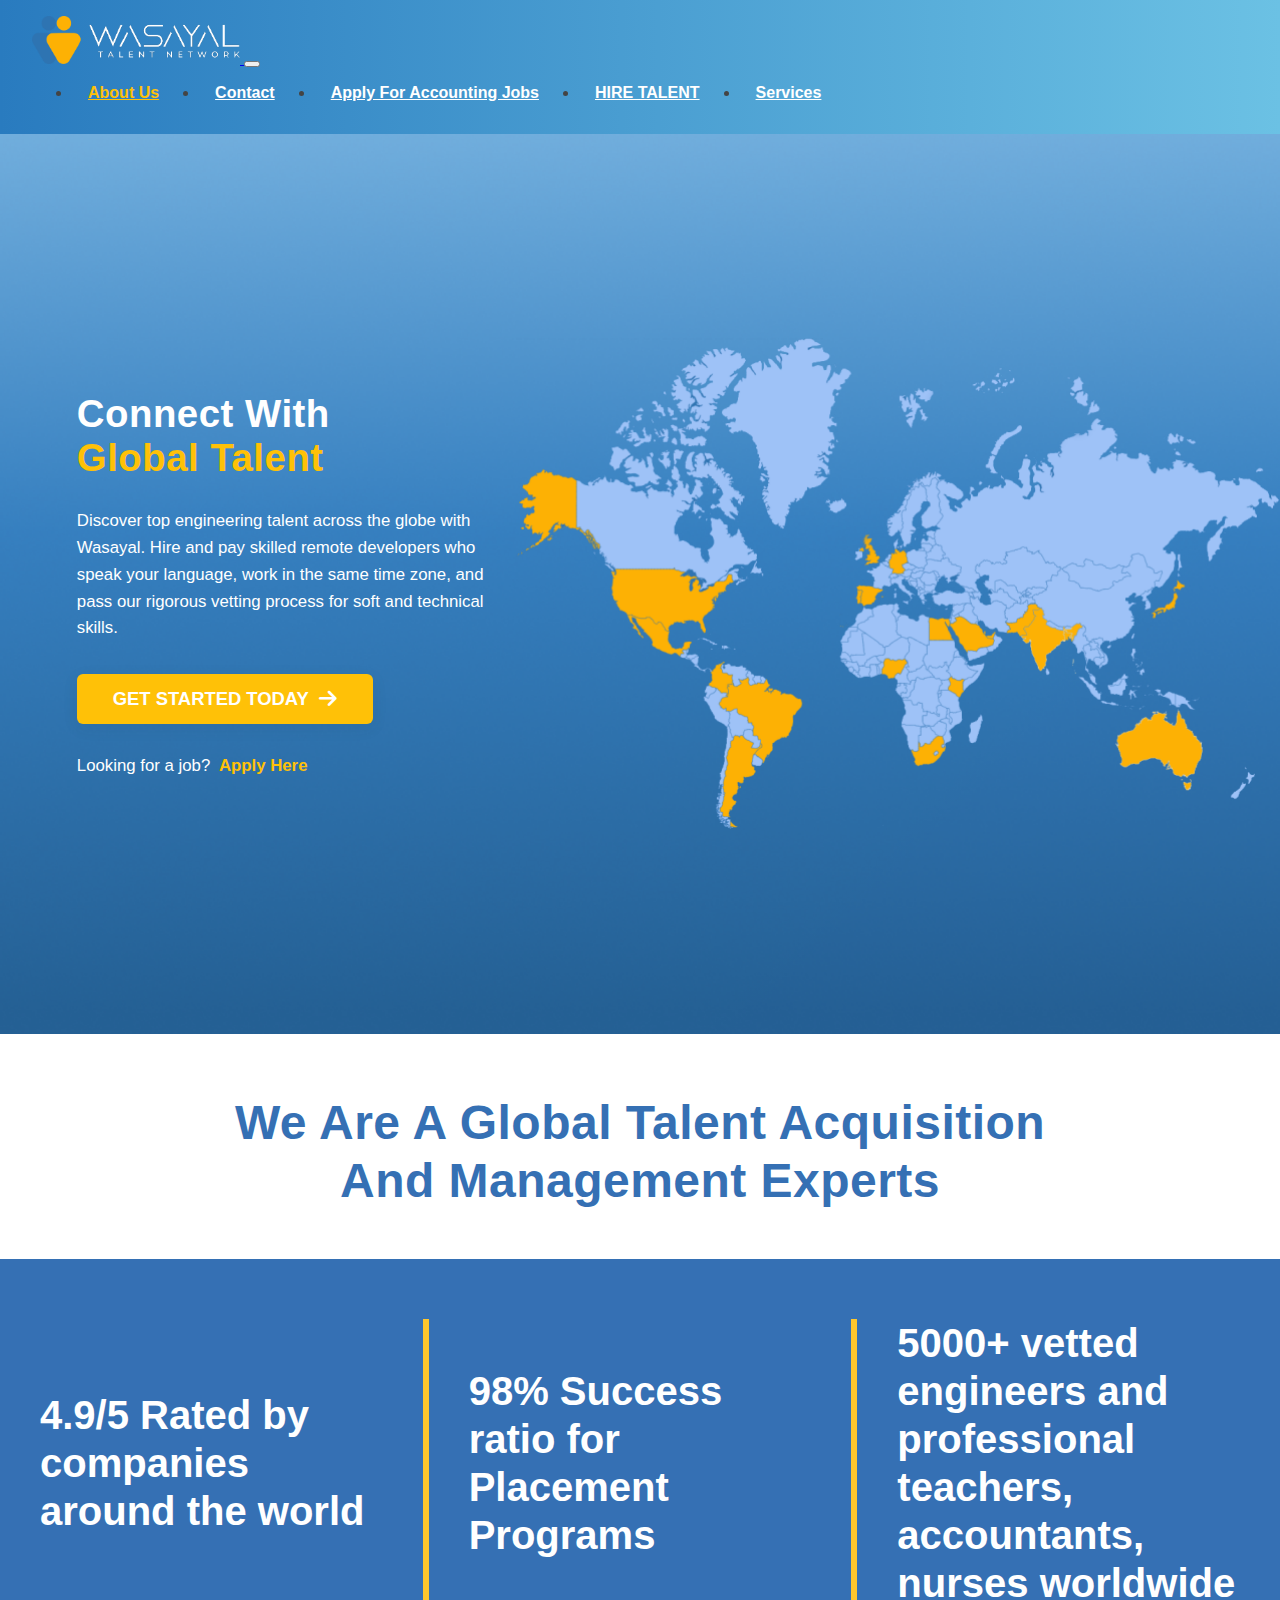
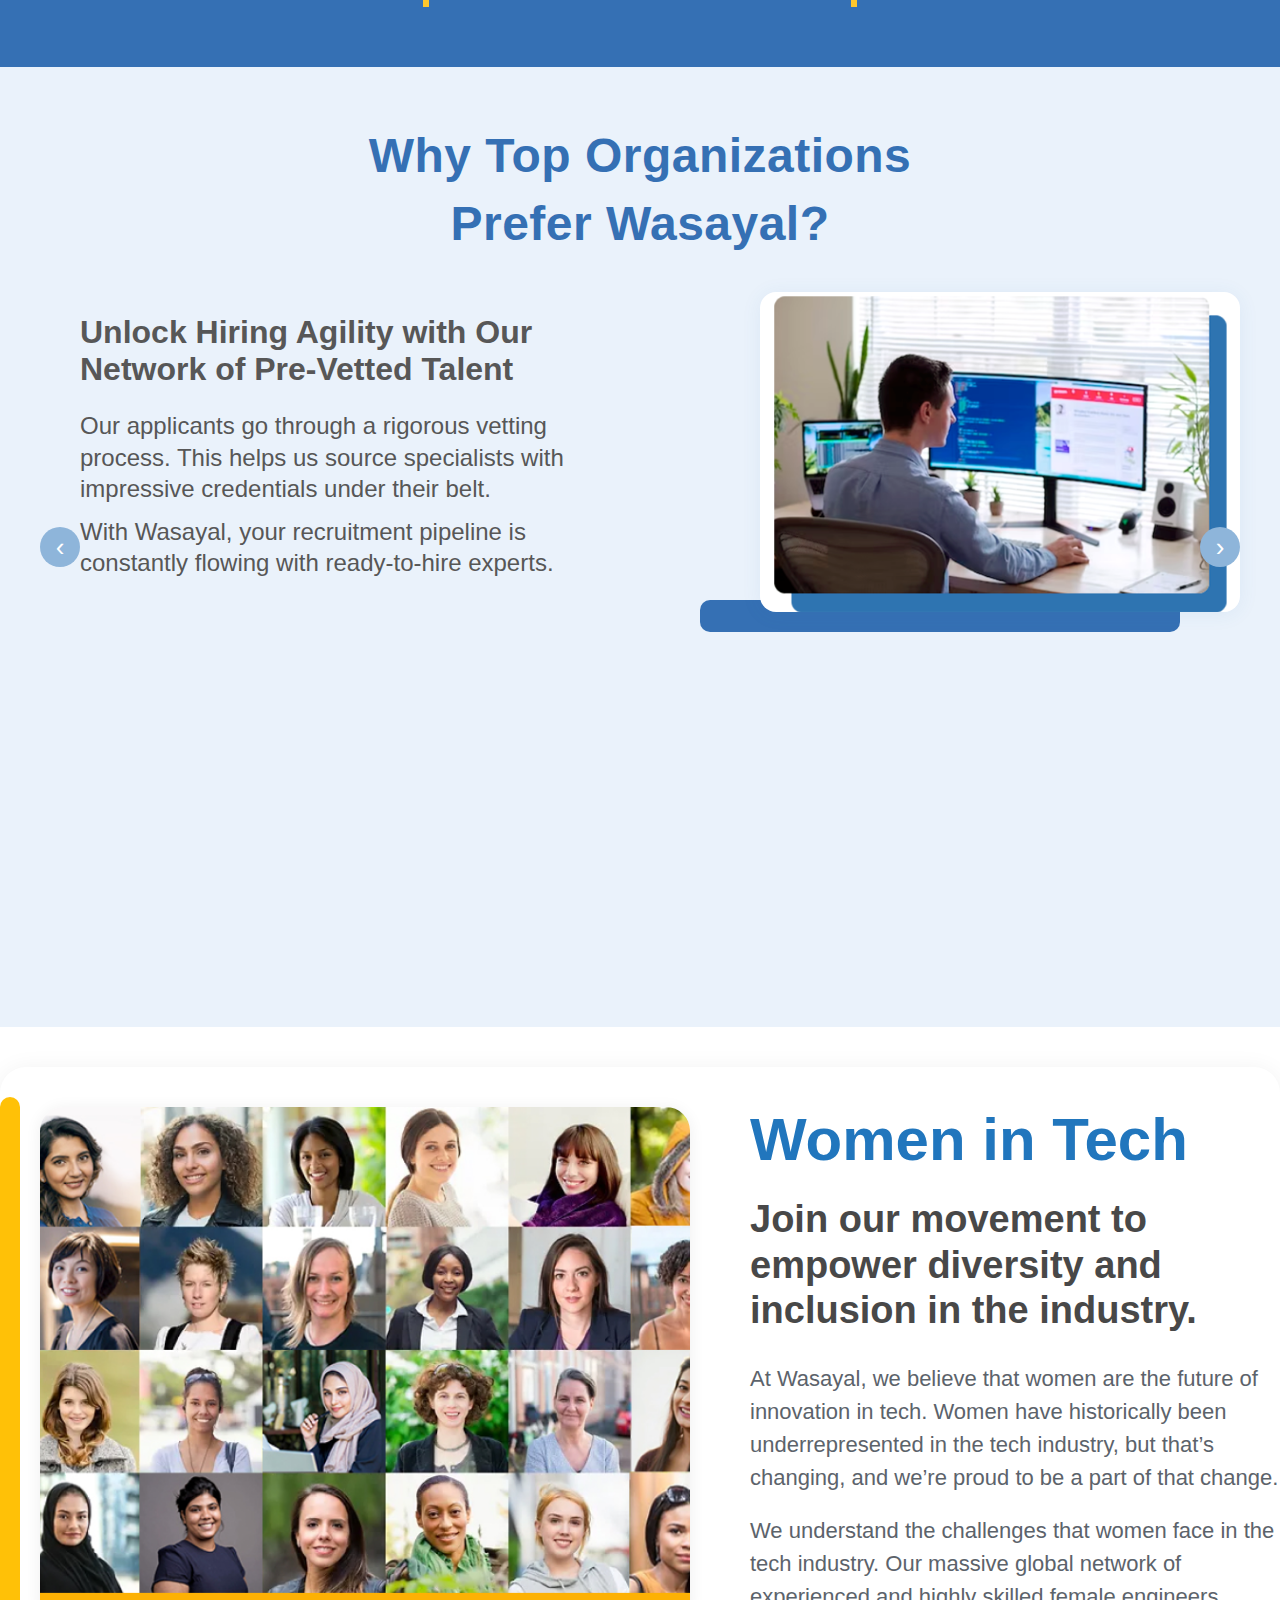
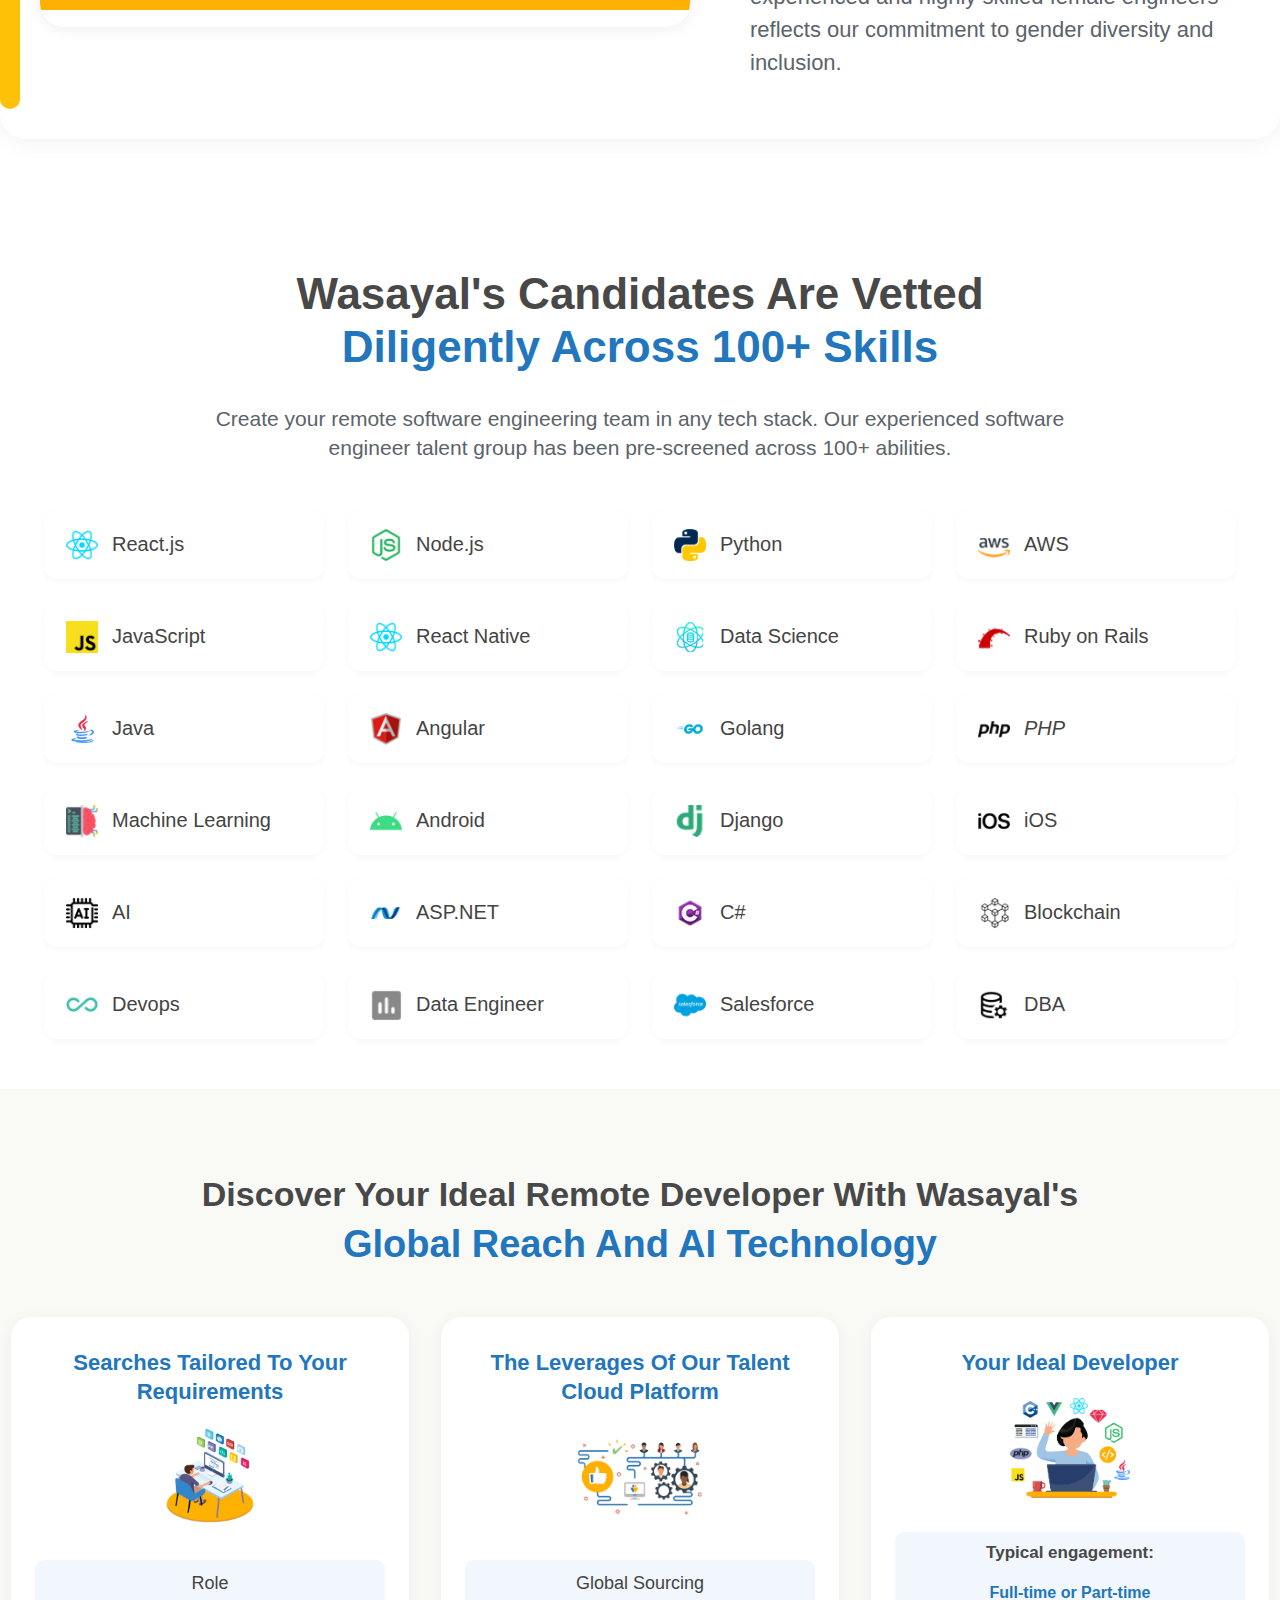
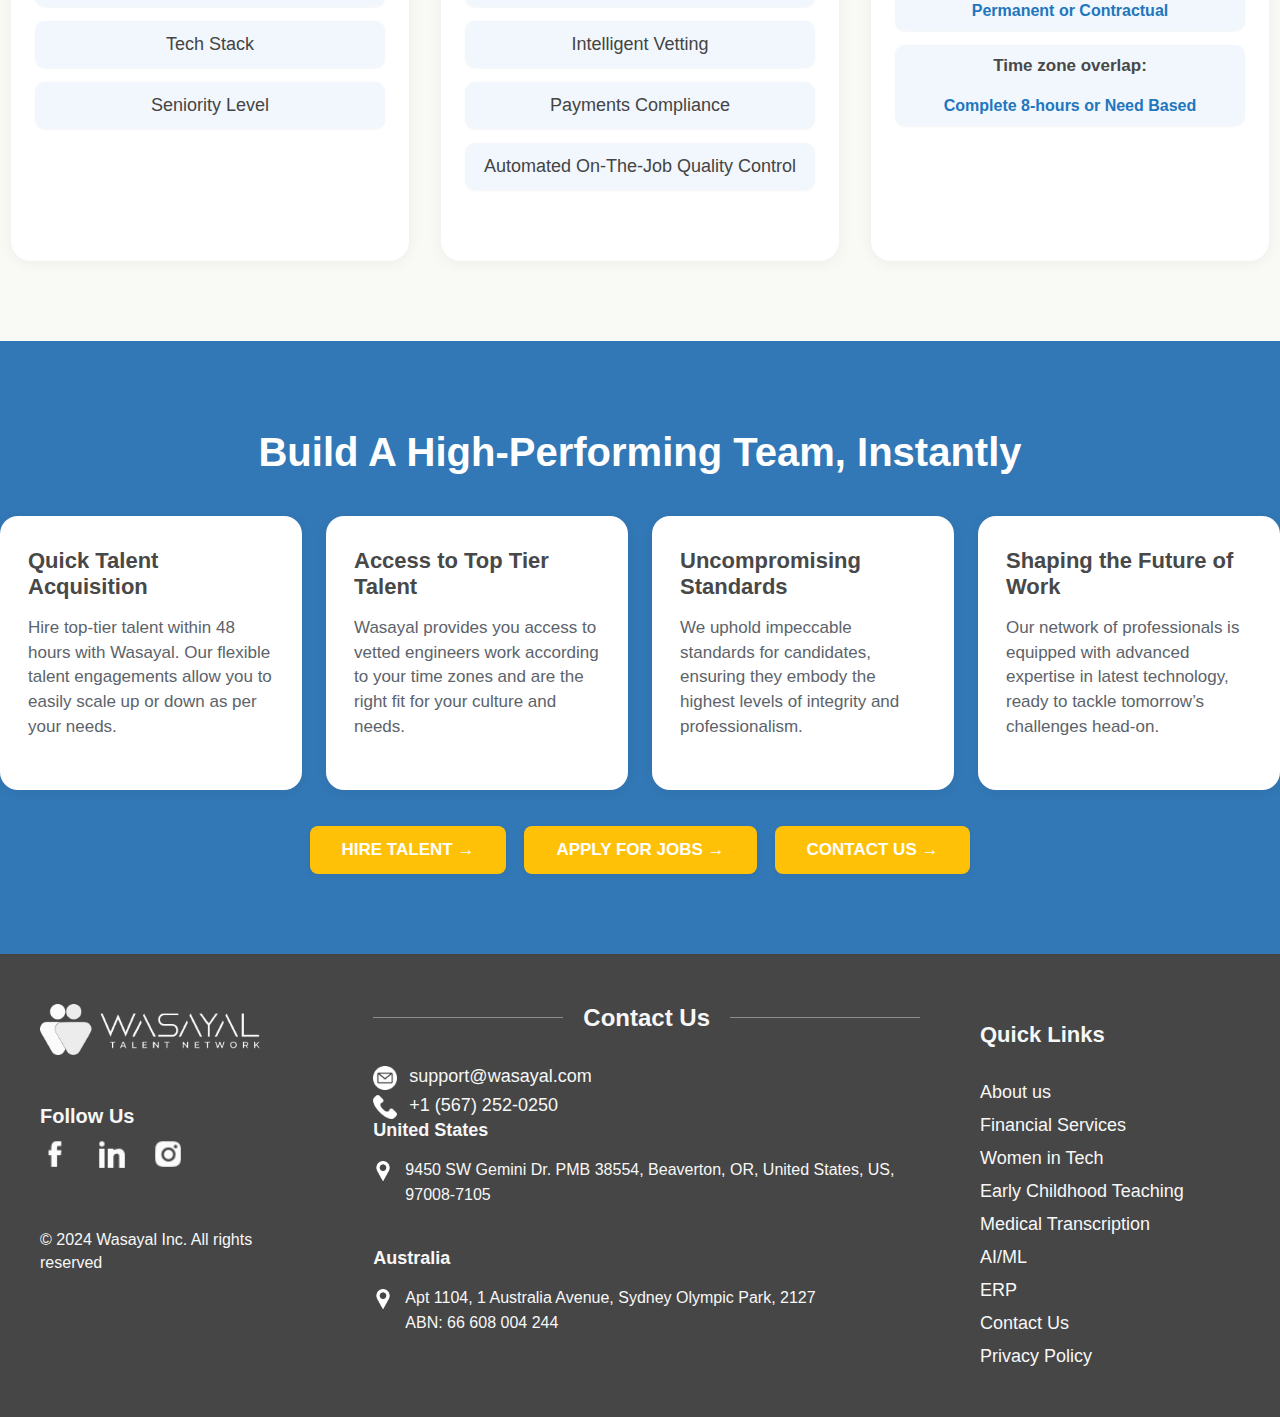
<file: index.html>
<!DOCTYPE html>
<html lang="en">

<head>

    <meta charset="UTF-8">
    <meta name="viewport" content="width=device-width, initial-scale=1.0">
    <title>Unlocking Global Tech Talent | Your Gateway to Top Engineers</title>

    <!-- bootstrap -->
    <link href="https://cdn.jsdelivr.net/npm/bootstrap@5.3.7/dist/css/bootstrap.min.css" rel="stylesheet"
        integrity="sha384-LN+7fdVzj6u52u30Kp6M/trliBMCMKTyK833zpbD+pXdCLuTusPj697FH4R/5mcr" crossorigin="anonymous">
    <script src="https://cdn.jsdelivr.net/npm/bootstrap@5.3.7/dist/js/bootstrap.bundle.min.js"
        integrity="sha384-ndDqU0Gzau9qJ1lfW4pNLlhNTkCfHzAVBReH9diLvGRem5+R9g2FzA8ZGN954O5Q"
        crossorigin="anonymous"></script>
    <link rel="stylesheet" href="https://cdnjs.cloudflare.com/ajax/libs/font-awesome/6.7.2/css/all.min.css"
        integrity="sha512-Evv84Mr4kqVGRNSgIGL/F/aIDqQb7xQ2vcrdIwxfjThSH8CSR7PBEakCr51Ck+w+/U6swU2Im1vVX0SVk9ABhg=="
        crossorigin="anonymous" referrerpolicy="no-referrer" />
    <link rel="stylesheet" href="style.css">




</head>

<body>


    <!-- navbar -->
    <header>

        <nav class="navbar navbar-expand-lg">
            <div class="container-fluid">
                <a class="navbar-brand" href="index.html">
                    <img src="images/homepage/navlogo.png" alt="">
                </a>
                <button class="navbar-toggler" type="button" data-bs-toggle="collapse"
                    data-bs-target="#navbarNavDropdown" aria-controls="navbarNavDropdown" aria-expanded="false"
                    aria-label="Toggle navigation">
                    <span class="navbar-toggler-icon"></span>
                </button>
                <div class="collapse navbar-collapse" id="navbarNavDropdown">
                    <ul class="navbar-nav">
                        <li class="nav-item">
                            <a class="nav-link active" aria-current="page" href="about.html">About Us</a>
                        </li>
                        <li class="nav-item">
                            <a class="nav-link" href="contact.html">Contact</a>
                        </li>
                        <li class="nav-item">
                            <a class="nav-link" href="jobs.html">Apply For Accounting Jobs</a>
                        </li>
                        <li class="nav-item">
                            <a class="nav-link" href="hiretalent.html">HIRE TALENT</a>
                        </li>
                        <li class="nav-item dropdown">
                            <a class="nav-link dropdown-toggle" href="#" role="button" data-bs-toggle="dropdown"
                                aria-expanded="false">
                                Services
                            </a>
                            <ul class="dropdown-menu">
                                <li><a class="dropdown-item" href="#">Banking & Financial Services</a></li>
                                <li><a class="dropdown-item" href="#">Women in Tech</a></li>
                                <li><a class="dropdown-item" href="#">Early Childhood Teaching</a></li>
                                <li><a class="dropdown-item" href="#">Medical Services</a></li>
                                <li><a class="dropdown-item" href="#">AI\ML</a></li>
                            </ul>
                        </li>
                    </ul>
                </div>
            </div>
        </nav>



        <!-- slider -->
        <div class="hero-section">
            <img class="hero-bg" src="images/slider.png" alt="Banner Background">
            <img class="hero-map" src="images/Worldmap.png" alt="World Map">
            <div class="hero-content">
                <h1>
                    Connect With <span class="highlight">Global Talent</span>
                </h1>
                <p>
                    Discover top engineering talent across the globe with Wasayal.
                    Hire and pay skilled remote developers who speak your language,
                    work in the same time zone, and pass our rigorous vetting process
                    for soft and technical skills.
                </p>
                <button class="hero-btn">GET STARTED TODAY <i class="fa-solid fa-arrow-right"></i></button>
                <div class="job-link">
                    Looking for a job? <a href="contact.html" class="apply">Apply Here</a>
                </div>
            </div>
        </div>






        <div class="homepage-text">
            <h1>
                We Are A Global Talent Acquisition <br>
                <span class="text">And Management Experts</span>
            </h1>

        </div>




        <div class="percentage-companies">
            <h1>4.9/5 Rated by companies around the world</h1>
            <h1>98% Success ratio for Placement Programs</h1>
            <h1>5000+ vetted engineers and professional teachers, accountants, nurses worldwide</h1>
        </div>





        <div class="home-container">
            <h1>
                Why Top Organizations<br>
                <span class="downside">Prefer Wasayal?</span>
            </h1>
            <div class="why-section">
                <div class="why-text">
                    <h2>Unlock Hiring Agility with Our Network of Pre-Vetted Talent</h2>
                    <p>
                        Our applicants go through a rigorous vetting process. This helps us source specialists with
                        impressive credentials under their belt.
                    </p>
                    <p>
                        With Wasayal, your recruitment pipeline is constantly flowing with ready-to-hire experts.
                    </p>
                </div>
                <div class="why-image-wrapper">
                    <img src="images/organization.png" alt="Professional at desk with multiple monitors"
                        class="why-image">
                    <div class="why-image-shadow"></div>
                </div>
            </div>
            <button class="carousel-btn left">&#8249;</button>
            <button class="carousel-btn right">&#8250;</button>
        </div>







        <div class="women-tech">
            <img src="images/women.png" alt="">
            <div>
                <h1>Women in Tech</h1>
                <h2>Join our movement to empower diversity and inclusion in the industry.</h2>
                <p>
                    At Wasayal, we believe that women are the future of innovation in tech. Women have historically been
                    underrepresented in the tech industry, but that’s changing, and we’re proud to be a part of that
                    change.
                </p>
                <p>
                    We understand the challenges that women face in the tech industry. Our massive global network of
                    experienced and highly skilled female engineers reflects our commitment to gender diversity and
                    inclusion.
                </p>
            </div>
        </div>



        <div class="candidates-wasayal">
            <h1>Wasayal's Candidates Are Vetted</h1>
            <h2><span>Diligently Across 100+ Skills</span></h2>
            <p>
                Create your remote software engineering team in any tech stack. Our experienced software engineer talent
                group has been pre-screened across 100+ abilities.
            </p>
            <div class="skills-grid">
                <div class="skill"><img src="images/candidates/react.js.png" alt="">React.js</div>
                <div class="skill"><img src="images/candidates/node-js.png" alt=""> Node.js</div>
                <div class="skill"><img src="images/candidates/tech-python.png" alt=""> Python</div>
                <div class="skill"><img src="images/candidates/AWS2.png" alt=""> AWS</div>
                <div class="skill"><img src="images/candidates/tech-JavaScript.png" alt=""> JavaScript</div>
                <div class="skill"><img src="images/candidates/react-native.png" alt=""> React Native</div>
                <div class="skill"><img src="images/candidates/Data-Science.png" alt=""> Data Science</div>
                <div class="skill"><img src="images/candidates/Ruby1.png" alt=""> Ruby on Rails</div>
                <div class="skill"><img src="images/candidates/tech-java.png" alt=""> Java</div>
                <div class="skill"><img src="images/candidates/Angular1.png" alt=""> Angular</div>
                <div class="skill"><img src="images/candidates/Golang20Logo.png" alt=""> Golang</div>
                <div class="skill"><img src="images/candidates/PHP1.png" alt=""><span style="font-style:italic">
                        PHP</span></div>
                <div class="skill"><img src="images/candidates/ml.png" alt=""> Machine Learning</div>
                <div class="skill"><img src="images/candidates/Android-logo.png" alt=""> Android</div>
                <div class="skill"><img src="images/candidates/Django1.png" alt=""> Django</div>
                <div class="skill"><img src="images/candidates/iOS-logo.png" alt=""> iOS</div>
                <div class="skill"><img src="images/candidates/AI_2.png" alt=""> AI</div>
                <div class="skill"><img src="images/candidates/asp.net.png" alt=""> ASP.NET</div>
                <div class="skill"><img src="images/candidates/Clang.png" alt=""> C#</div>
                <div class="skill"><img src="images/candidates/Blockchain_developers_.png" alt=""> Blockchain</div>
                <div class="skill"><img src="images/candidates/Dev_Ops_engineers.png" alt=""> Devops</div>
                <div class="skill"><img src="images/candidates/Data_Engineer.png" alt=""> Data Engineer</div>
                <div class="skill"><img src="images/candidates/Salesforce20Consultants20Logo.png" alt=""> Salesforce
                </div>
                <div class="skill"><img src="images/candidates/DBA.png" alt=""> DBA</div>
            </div>
        </div>






        <div class="global-reach-section">
            <h1>
                Discover Your Ideal Remote Developer With Wasayal's<br>
                <span>Global Reach And AI Technology</span>
            </h1>
            <div class="global-reach-cards">
                <div class="global-reach-card">
                    <h2>Searches Tailored To Your Requirements</h2>
                    <img src="images/global/developer1-289x300.png" alt="Searches Tailored">
                    <div class="card-list">
                        <div class="card-list-item">Role</div>
                        <div class="card-list-item">Tech Stack</div>
                        <div class="card-list-item">Seniority Level</div>
                    </div>
                </div>
                <div class="global-reach-card">
                    <h2>The Leverages Of Our Talent Cloud Platform</h2>
                    <img src="images/global/Vetting-Box.png" alt="Talent Cloud">
                    <div class="card-list">
                        <div class="card-list-item">Global Sourcing</div>
                        <div class="card-list-item">Intelligent Vetting</div>
                        <div class="card-list-item">Payments Compliance</div>
                        <div class="card-list-item">Automated On-The-Job Quality Control</div>
                    </div>
                </div>
                <div class="global-reach-card">
                    <h2>Your Ideal Developer</h2>
                    <img src="images/global/developer2.png  " alt="Your Ideal Developer">
                    <div class="card-list">
                        <div class="card-list-item">
                            <strong>Typical engagement:</strong><br>
                            Full-time or Part-time<br>
                            Permanent or Contractual
                        </div>
                        <div class="card-list-item">
                            <strong>Time zone overlap:</strong><br>
                            Complete 8-hours or Need Based
                        </div>
                    </div>
                </div>
            </div>
        </div>






        <div class="team-section">
            <h1>Build A High-Performing Team, Instantly</h1>
            <div class="team-cards-row">
                <div class="team-card">
                    <h2>Quick Talent Acquisition</h2>
                    <p>
                        Hire top-tier talent within 48 hours with Wasayal. Our flexible talent engagements allow you to
                        easily scale up or down as per your needs.
                    </p>
                </div>
                <div class="team-card">
                    <h2>Access to Top Tier Talent</h2>
                    <p>
                        Wasayal provides you access to vetted engineers work according to your time zones and are the
                        right fit for your culture and needs.
                    </p>
                </div>
                <div class="team-card">
                    <h2>Uncompromising Standards</h2>
                    <p>
                        We uphold impeccable standards for candidates, ensuring they embody the highest levels of
                        integrity and professionalism.
                    </p>
                </div>
                <div class="team-card">
                    <h2>Shaping the Future of Work</h2>
                    <p>
                        Our network of professionals is equipped with advanced expertise in latest technology, ready to
                        tackle tomorrow’s challenges head-on.
                    </p>
                </div>
            </div>
            <div class="team-actions">
                <a href="#" class="team-btn">HIRE TALENT &rarr;</a>
                <a href="#" class="team-btn">APPLY FOR JOBS &rarr;</a>
                <a href="#" class="team-btn">CONTACT US &rarr;</a>
            </div>
        </div>


    </header>







    <!-- footer -->
    <footer class="wasayal-footer">
        <div class="footer-container">
            <div class="footer-col footer-brand">
                <img src="images/footer/footlogo.png" alt="Wasayal Logo" class="footer-logo">
                <div class="footer-social">
                    <h2>Follow Us</h2>
                    <div class="footer-social-icons">
                        <a href="#"><img src="images/footer/social_fb.png" alt="Facebook"></a>
                        <a href="#"><img src="images/footer/social_in.png" alt="LinkedIn"></a>
                        <a href="#"><img src="images/footer/social_insta.png" alt="Instagram"></a>
                    </div>
                </div>
                <div class="footer-copyright">
                    © 2024 Wasayal Inc. All rights reserved
                </div>
            </div>
            <div class="footer-col footer-contact">
                <div class="footer-contact-header">
                    <hr>
                    <h2>Contact Us</h2>
                    <hr>
                </div>
                <div class="footer-contact-info">
                    <div class="footer-contact-row">
                        <div class="footer-contact-method">
                            <img src="images/footer/email.png" alt="Email" class="footer-icon">
                            <span>support@wasayal.com</span>
                        </div>
                        <div class="footer-contact-method">
                            <img src="images/footer/phone-call.png" alt="Phone" class="footer-icon">
                            <span>+1 (567) 252-0250</span>
                        </div>
                    </div>
                    <div class="footer-contact-location-wrap">
                        <div class="footer-contact-location">
                            <h3>United States</h3>
                            <div class="footer-contact-method">
                                <img src="images/footer/pin.png" alt="Location" class="footer-icon">
                                <span>
                                    9450 SW Gemini Dr. PMB 38554, Beaverton, OR, United States, US, 97008-7105
                                </span>
                            </div>
                        </div>
                        <div class="footer-contact-location">
                            <h3>Australia</h3>
                            <div class="footer-contact-method">
                                <img src="images/footer/pin.png" alt="Location" class="footer-icon">
                                <span>
                                    Apt 1104, 1 Australia Avenue, Sydney Olympic Park, 2127<br>
                                    ABN: 66 608 004 244
                                </span>
                            </div>
                        </div>
                    </div>
                </div>
            </div>
            <div class="footer-col footer-links">
                <h2>Quick Links</h2>
                <ul>
                    <li><a href="#">About us</a></li>
                    <li><a href="#">Financial Services</a></li>
                    <li><a href="#">Women in Tech</a></li>
                    <li><a href="#">Early Childhood Teaching</a></li>
                    <li><a href="#">Medical Transcription</a></li>
                    <li><a href="#">AI/ML</a></li>
                    <li><a href="#">ERP</a></li>
                    <li><a href="#">Contact Us</a></li>
                    <li><a href="#">Privacy Policy</a></li>
                </ul>
            </div>
        </div>
    </footer>



</body>

</html>
</file>
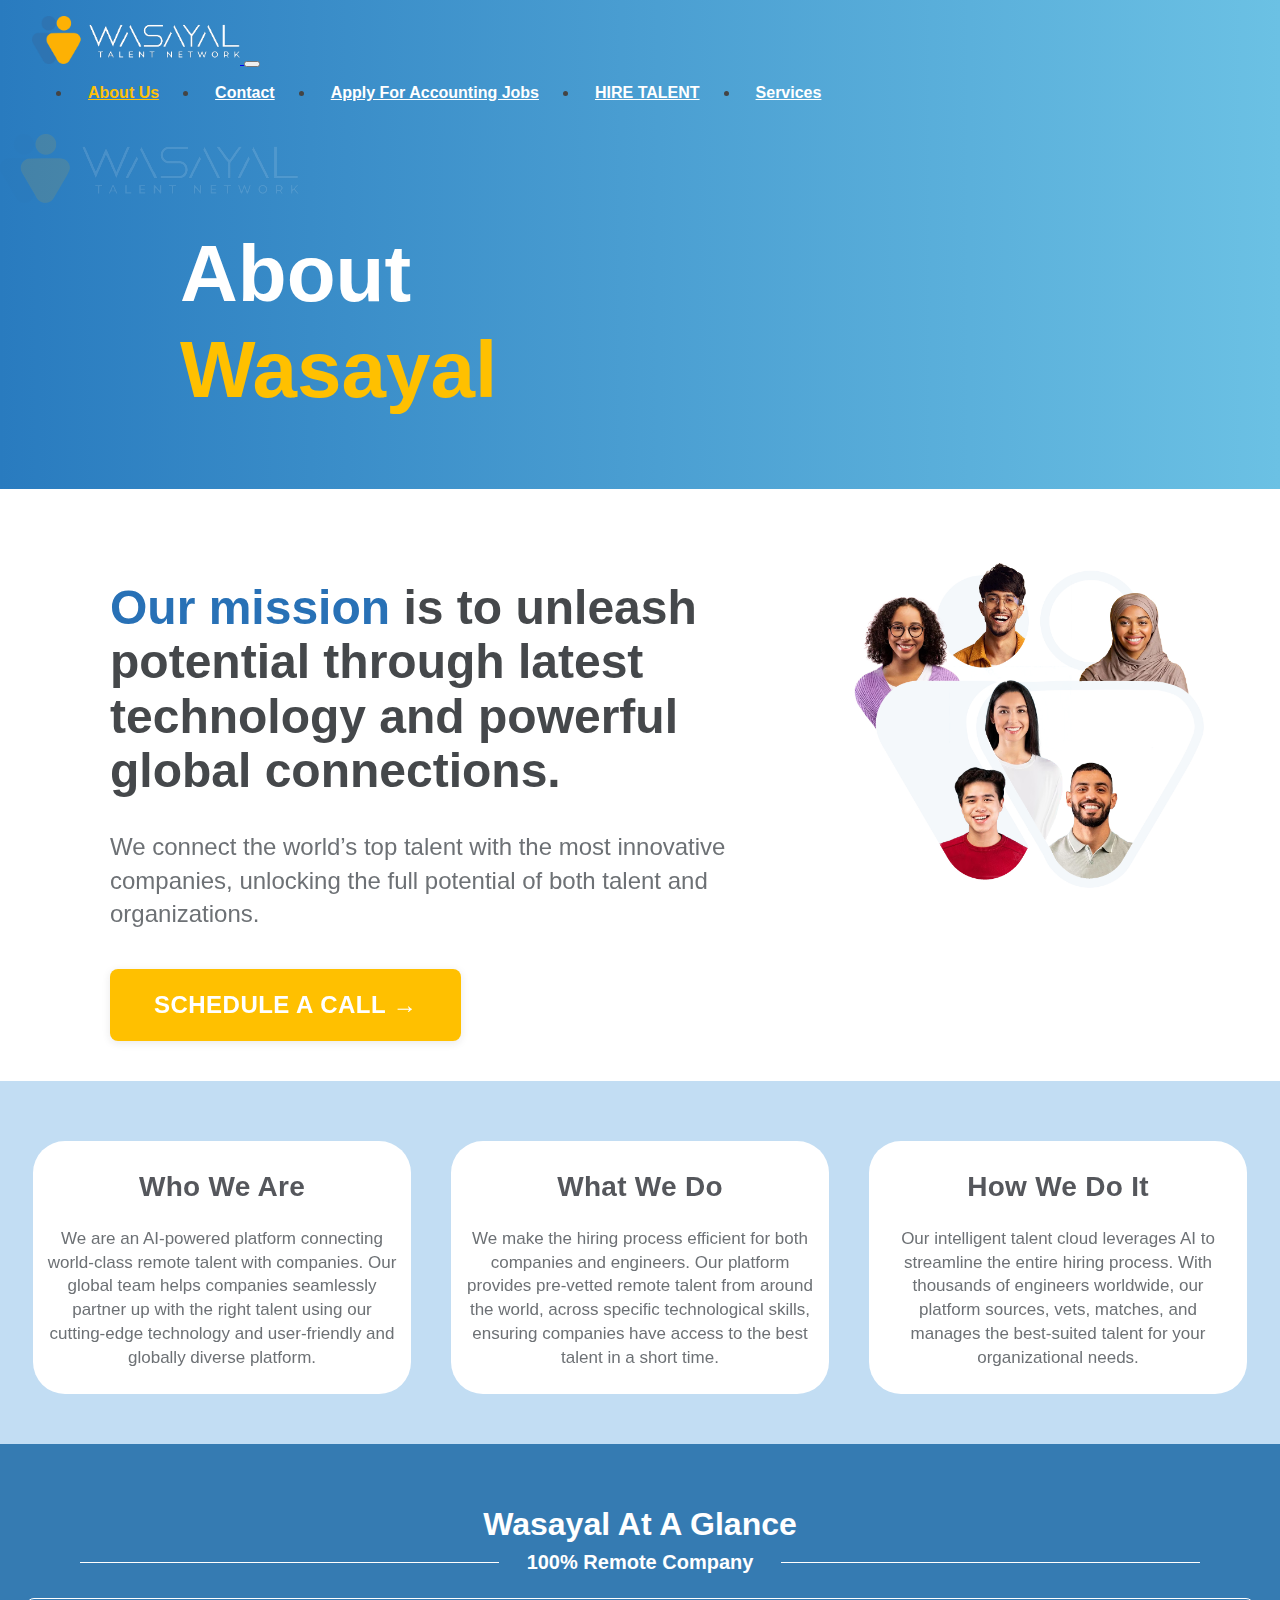
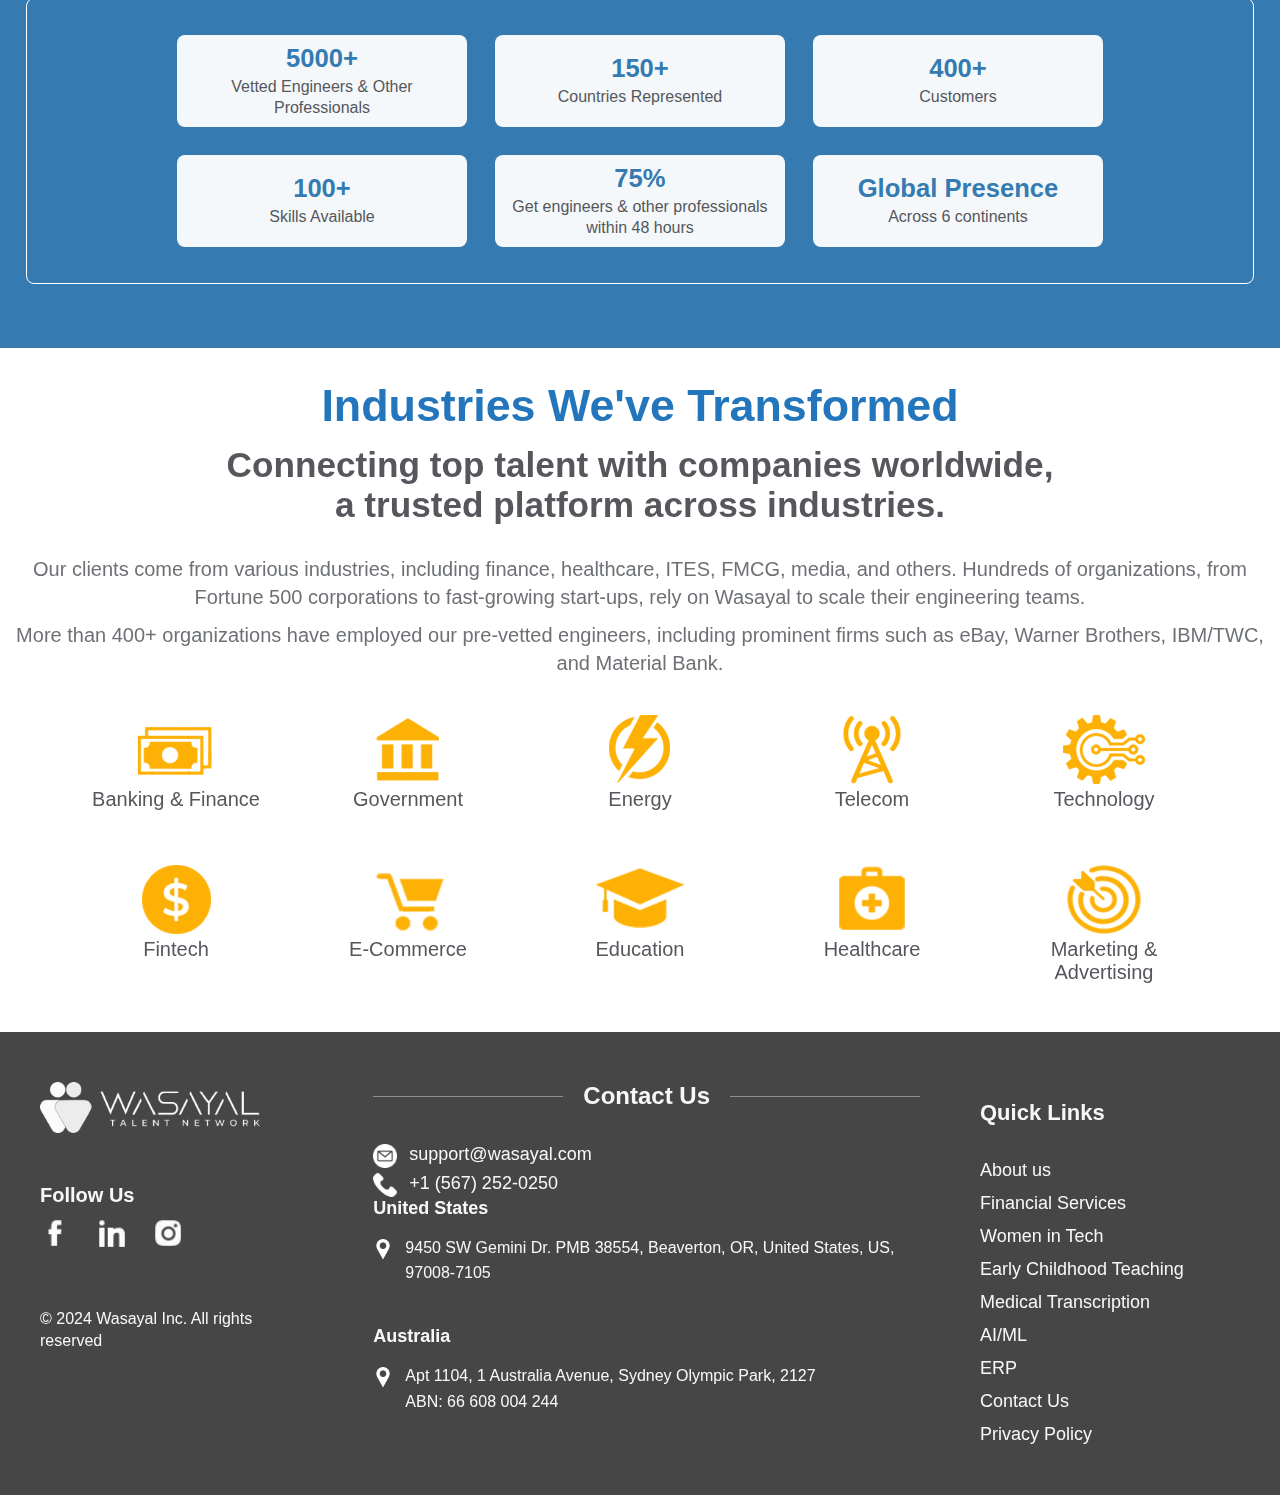
<file: about.html>
<!DOCTYPE html>
<html lang="en">

<head>

    <meta charset="UTF-8">
    <meta name="viewport" content="width=device-width, initial-scale=1.0">
    <title>Empowering Global Tech Talent | About Wasayal</title>


    <!-- bootstrap -->
    <link href="https://cdn.jsdelivr.net/npm/bootstrap@5.3.7/dist/css/bootstrap.min.css" rel="stylesheet"
        integrity="sha384-LN+7fdVzj6u52u30Kp6M/trliBMCMKTyK833zpbD+pXdCLuTusPj697FH4R/5mcr" crossorigin="anonymous">
    <script src="https://cdn.jsdelivr.net/npm/bootstrap@5.3.7/dist/js/bootstrap.bundle.min.js"
        integrity="sha384-ndDqU0Gzau9qJ1lfW4pNLlhNTkCfHzAVBReH9diLvGRem5+R9g2FzA8ZGN954O5Q"
        crossorigin="anonymous"></script>
    <link rel="stylesheet" href="https://cdnjs.cloudflare.com/ajax/libs/font-awesome/6.7.2/css/all.min.css"
        integrity="sha512-Evv84Mr4kqVGRNSgIGL/F/aIDqQb7xQ2vcrdIwxfjThSH8CSR7PBEakCr51Ck+w+/U6swU2Im1vVX0SVk9ABhg=="
        crossorigin="anonymous" referrerpolicy="no-referrer" />
    <link rel="stylesheet" href="style.css">


</head>

<body>


    <!-- navbar -->
    <nav class="navbar navbar-expand-lg">
        <div class="container-fluid">
            <a class="navbar-brand" href="index.html">
                <img src="images/homepage/navlogo.png" alt="">
            </a>
            <button class="navbar-toggler" type="button" data-bs-toggle="collapse" data-bs-target="#navbarNavDropdown"
                aria-controls="navbarNavDropdown" aria-expanded="false" aria-label="Toggle navigation">
                <span class="navbar-toggler-icon"></span>
            </button>
            <div class="collapse navbar-collapse" id="navbarNavDropdown">
                <ul class="navbar-nav">
                    <li class="nav-item">
                        <a class="nav-link active" aria-current="page" href="about.html">About Us</a>
                    </li>
                    <li class="nav-item">
                        <a class="nav-link" href="contact.html">Contact</a>
                    </li>
                    <li class="nav-item">
                        <a class="nav-link" href="jobs.html">Apply For Accounting Jobs</a>
                    </li>
                    <li class="nav-item">
                        <a class="nav-link" href="hiretalent.html">HIRE TALENT</a>
                    </li>
                    <li class="nav-item dropdown">
                        <a class="nav-link dropdown-toggle" href="#" role="button" data-bs-toggle="dropdown"
                            aria-expanded="false">
                            Services
                        </a>
                        <ul class="dropdown-menu">
                            <li><a class="dropdown-item" href="#">Banking & Financial Services</a></li>
                            <li><a class="dropdown-item" href="#">Women in Tech</a></li>
                            <li><a class="dropdown-item" href="#">Early Childhood Teaching</a></li>
                            <li><a class="dropdown-item" href="#">Medical Services</a></li>
                            <li><a class="dropdown-item" href="#">AI\ML</a></li>
                        </ul>
                    </li>
                </ul>
            </div>
        </div>
    </nav>




    <div class="about-wasayal-header">
        <div class="about-wasayal-bg-shape">
            <img src="images/homepage/navlogo.png" alt="">
        </div>
        <div class="about-wasayal-content">
            <h1 class="about-wasayal-title">
                About<br>
                <span class="highlight">Wasayal</span>
            </h1>
        </div>
    </div>



    <div class="about-mission">
        <div class="about-mission-content">
            <h1>
                <span class="highlight">Our mission</span> is to unleash<br>
                potential through latest technology and powerful global connections.
            </h1>
            <div class="about-mission-desc">
                We connect the world’s top talent with the most innovative companies, unlocking the full potential of
                both talent and organizations.
            </div>
            <button class="about-mission-btn">
                <a href="">SCHEDULE A CALL &rarr;</a>
            </button>
        </div>
        <div class="about-mission-image">
            <img src="images/aboutus/AboutUss.jpg" alt="">
        </div>
    </div>






    <div class="about-cards-section">
        <div class="about-card">
            <h2>Who We Are</h2>
            <p>
                We are an AI-powered platform connecting world-class remote talent with companies. Our global team helps
                companies seamlessly partner up with the right talent using our cutting-edge technology and
                user-friendly and globally diverse platform.
            </p>
        </div>


        <div class="about-card">
            <h2>What We Do</h2>
            <p>
                We make the hiring process efficient for both companies and engineers. Our platform provides pre-vetted
                remote talent from around the world, across specific technological skills, ensuring companies have
                access to the best talent in a short time.
            </p>
        </div>



        <div class="about-card">
            <h2>How We Do It</h2>
            <p>
                Our intelligent talent cloud leverages AI to streamline the entire hiring process. With thousands of
                engineers worldwide, our platform sources, vets, matches, and manages the best-suited talent for your
                organizational needs.
            </p>
        </div>
    </div>





    <div class="wsayal-glance">
        <h2 class="glance-title">Wasayal At A Glance</h2>
        <div class="glance-divider">
            <span class="glance-subtitle">100% Remote Company</span>
        </div>
        <div class="glance-cards">
            <div class="glance-card">
                <div class="glance-card-value">5000+</div>
                <div class="glance-card-desc">Vetted Engineers &amp; Other Professionals</div>
            </div>
            <div class="glance-card">
                <div class="glance-card-value">150+</div>
                <div class="glance-card-desc">Countries Represented</div>
            </div>
            <div class="glance-card">
                <div class="glance-card-value">400+</div>
                <div class="glance-card-desc">Customers</div>
            </div>
            <div class="glance-card">
                <div class="glance-card-value">100+</div>
                <div class="glance-card-desc">Skills Available</div>
            </div>
            <div class="glance-card">
                <div class="glance-card-value">75%</div>
                <div class="glance-card-desc">Get engineers &amp; other professionals within 48 hours</div>
            </div>
            <div class="glance-card">
                <div class="glance-card-value">Global Presence</div>
                <div class="glance-card-desc">Across 6 continents</div>
            </div>
        </div>
    </div>





    <section class="industries-transformed">
        <h2 class="industries-title">Industries We've Transformed</h2>
        <h3 class="industries-subtitle">
            Connecting top talent with companies worldwide,<br>
            a trusted platform across industries.
        </h3>
        <p class="industries-desc">
            Our clients come from various industries, including finance, healthcare, ITES, FMCG, media, and others.
            Hundreds of organizations, from Fortune 500 corporations to fast-growing start-ups, rely on Wasayal to scale
            their engineering teams.
        </p>
        <p class="industries-desc">
            More than 400+ organizations have employed our pre-vetted engineers, including prominent firms such as eBay,
            Warner Brothers, IBM/TWC, and Material Bank.
        </p>
        <div class="industries-icons">
            <div class="industry">
                <img src="images/aboutindustry/money.png" alt="">
                <span class="industry-label">Banking &amp; Finance</span>
            </div>
            <div class="industry">
                <img src="images/aboutindustry/banking.png" alt="">

                <span class="industry-label">Government</span>
            </div>
            <div class="industry">
                <img src="images/aboutindustry/energy.png" alt="">

                <span class="industry-label">Energy</span>
            </div>
            <div class="industry">
                <img src="images/aboutindustry/telecom.png" alt="">

                <span class="industry-label">Telecom</span>
            </div>
            <div class="industry">
                <img src="images/aboutindustry/technol.png" alt="">

                <span class="industry-label">Technology</span>
            </div>
            <div class="industry">
                <img src="images/aboutindustry/fintech.png" alt="">

                <span class="industry-label">Fintech</span>
            </div>
            <div class="industry">
                <img src="images/aboutindustry/cart.png" alt="">

                <span class="industry-label">E-Commerce</span>
            </div>
            <div class="industry">
                <img src="images/aboutindustry/education.png" alt="">

                <span class="industry-label">Education</span>
            </div>
            <div class="industry">
                <img src="images/aboutindustry/health.png" alt="">

                <span class="industry-label">Healthcare</span>
            </div>
            <div class="industry">
                <img src="images/aboutindustry/marketing.png" alt="">

                <span class="industry-label">Marketing &amp; Advertising</span>
            </div>
        </div>
    </section>







    <!-- footer -->
    <footer class="wasayal-footer">
        <div class="footer-container">
            <div class="footer-col footer-brand">
                <img src="images/footer/footlogo.png" alt="Wasayal Logo" class="footer-logo">
                <div class="footer-social">
                    <h2>Follow Us</h2>
                    <div class="footer-social-icons">
                        <a href="#"><img src="images/footer/social_fb.png" alt="Facebook"></a>
                        <a href="#"><img src="images/footer/social_in.png" alt="LinkedIn"></a>
                        <a href="#"><img src="images/footer/social_insta.png" alt="Instagram"></a>
                    </div>
                </div>
                <div class="footer-copyright">
                    © 2024 Wasayal Inc. All rights reserved
                </div>
            </div>
            <div class="footer-col footer-contact">
                <div class="footer-contact-header">
                    <hr>
                    <h2>Contact Us</h2>
                    <hr>
                </div>
                <div class="footer-contact-info">
                    <div class="footer-contact-row">
                        <div class="footer-contact-method">
                            <img src="images/footer/email.png" alt="Email" class="footer-icon">
                            <span>support@wasayal.com</span>
                        </div>
                        <div class="footer-contact-method">
                            <img src="images/footer/phone-call.png" alt="Phone" class="footer-icon">
                            <span>+1 (567) 252-0250</span>
                        </div>
                    </div>
                    <div class="footer-contact-location-wrap">
                        <div class="footer-contact-location">
                            <h3>United States</h3>
                            <div class="footer-contact-method">
                                <img src="images/footer/pin.png" alt="Location" class="footer-icon">
                                <span>
                                    9450 SW Gemini Dr. PMB 38554, Beaverton, OR, United States, US, 97008-7105
                                </span>
                            </div>
                        </div>
                        <div class="footer-contact-location">
                            <h3>Australia</h3>
                            <div class="footer-contact-method">
                                <img src="images/footer/pin.png" alt="Location" class="footer-icon">
                                <span>
                                    Apt 1104, 1 Australia Avenue, Sydney Olympic Park, 2127<br>
                                    ABN: 66 608 004 244
                                </span>
                            </div>
                        </div>
                    </div>
                </div>
            </div>
            <div class="footer-col footer-links">
                <h2>Quick Links</h2>
                <ul>
                    <li><a href="#">About us</a></li>
                    <li><a href="#">Financial Services</a></li>
                    <li><a href="#">Women in Tech</a></li>
                    <li><a href="#">Early Childhood Teaching</a></li>
                    <li><a href="#">Medical Transcription</a></li>
                    <li><a href="#">AI/ML</a></li>
                    <li><a href="#">ERP</a></li>
                    <li><a href="#">Contact Us</a></li>
                    <li><a href="#">Privacy Policy</a></li>
                </ul>
            </div>
        </div>
    </footer>


</body>

</html>
</file>
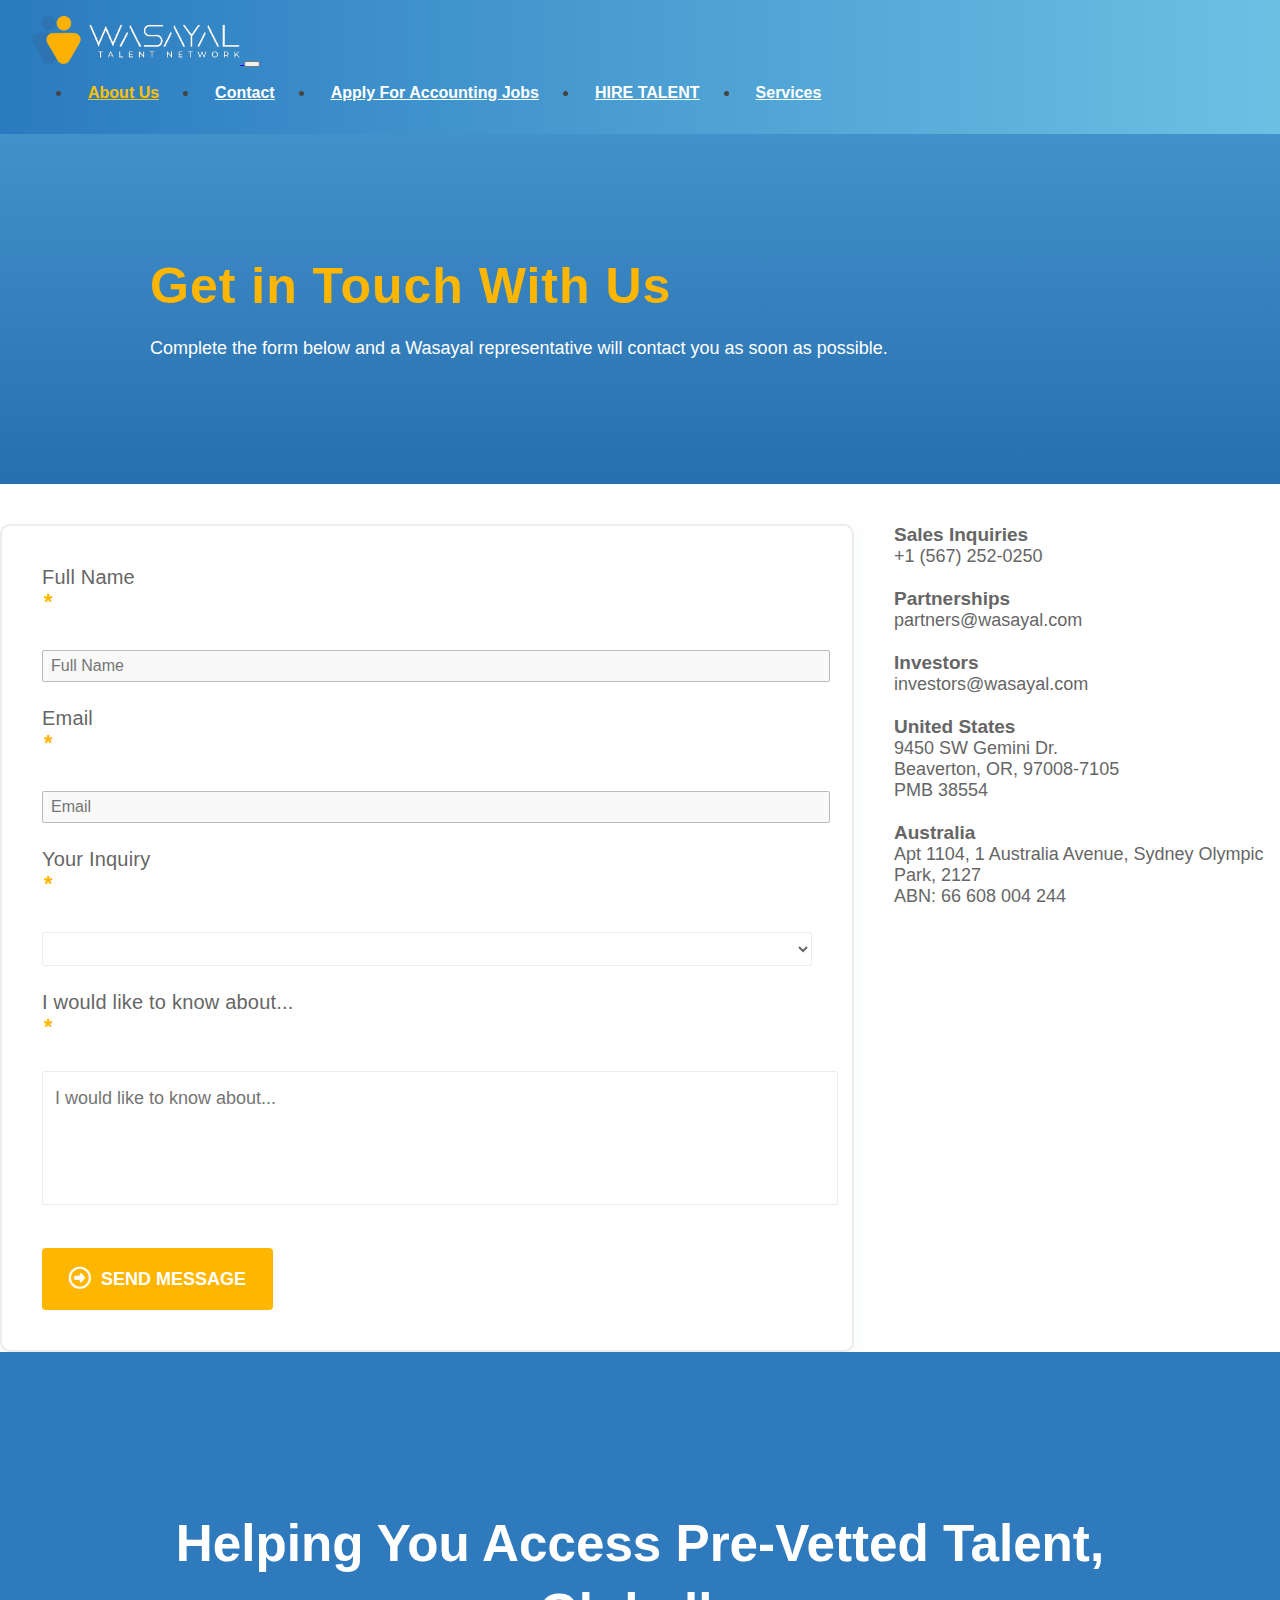
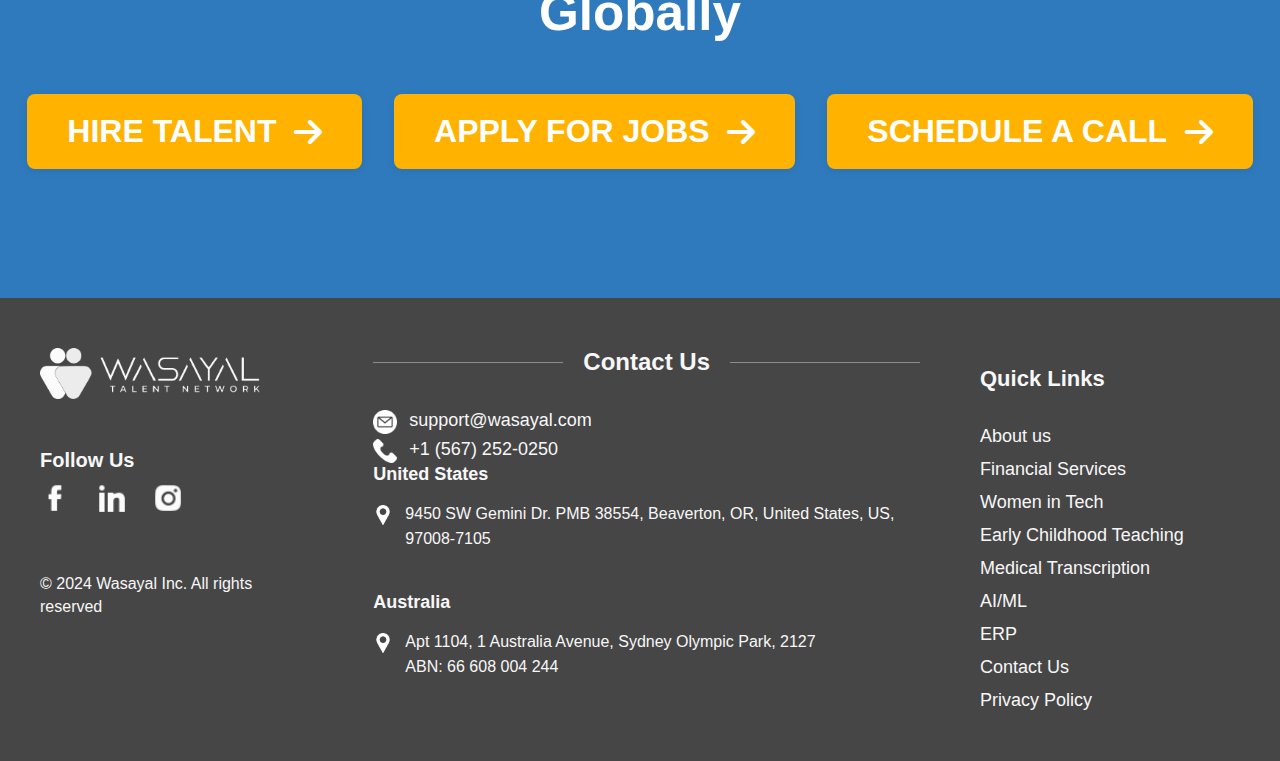
<file: contact.html>
<!DOCTYPE html>
<html lang="en">

<head>

    <meta charset="UTF-8">
    <meta name="viewport" content="width=device-width, initial-scale=1.0">
    <title>Get in Touch with Wasayal</title>


    <!-- bootstrap -->
    <link href="https://cdn.jsdelivr.net/npm/bootstrap@5.3.7/dist/css/bootstrap.min.css" rel="stylesheet"
        integrity="sha384-LN+7fdVzj6u52u30Kp6M/trliBMCMKTyK833zpbD+pXdCLuTusPj697FH4R/5mcr" crossorigin="anonymous">
    <script src="https://cdn.jsdelivr.net/npm/bootstrap@5.3.7/dist/js/bootstrap.bundle.min.js"
        integrity="sha384-ndDqU0Gzau9qJ1lfW4pNLlhNTkCfHzAVBReH9diLvGRem5+R9g2FzA8ZGN954O5Q"
        crossorigin="anonymous"></script>
    <link rel="stylesheet" href="https://cdnjs.cloudflare.com/ajax/libs/font-awesome/6.7.2/css/all.min.css"
        integrity="sha512-Evv84Mr4kqVGRNSgIGL/F/aIDqQb7xQ2vcrdIwxfjThSH8CSR7PBEakCr51Ck+w+/U6swU2Im1vVX0SVk9ABhg=="
        crossorigin="anonymous" referrerpolicy="no-referrer" />
    <link rel="stylesheet" href="style.css">


</head>

<body>



    <!-- navbar -->
    <nav class="navbar navbar-expand-lg">
        <div class="container-fluid">
            <a class="navbar-brand" href="index.html">
                <img src="images/homepage/navlogo.png" alt="">
            </a>
            <button class="navbar-toggler" type="button" data-bs-toggle="collapse" data-bs-target="#navbarNavDropdown"
                aria-controls="navbarNavDropdown" aria-expanded="false" aria-label="Toggle navigation">
                <span class="navbar-toggler-icon"></span>
            </button>
            <div class="collapse navbar-collapse" id="navbarNavDropdown">
                <ul class="navbar-nav">
                    <li class="nav-item">
                        <a class="nav-link active" aria-current="page" href="about.html">About Us</a>
                    </li>
                    <li class="nav-item">
                        <a class="nav-link" href="contact.html">Contact</a>
                    </li>
                    <li class="nav-item">
                        <a class="nav-link" href="jobs.html">Apply For Accounting Jobs</a>
                    </li>
                    <li class="nav-item">
                        <a class="nav-link" href="#">HIRE TALENT</a>
                    </li>
                    <li class="nav-item dropdown">
                        <a class="nav-link dropdown-toggle" href="#" role="button" data-bs-toggle="dropdown"
                            aria-expanded="false">
                            Services
                        </a>
                        <ul class="dropdown-menu">
                            <li><a class="dropdown-item" href="#">Banking & Financial Services</a></li>
                            <li><a class="dropdown-item" href="#">Women in Tech</a></li>
                            <li><a class="dropdown-item" href="#">Early Childhood Teaching</a></li>
                            <li><a class="dropdown-item" href="#">Medical Services</a></li>
                            <li><a class="dropdown-item" href="#">AI\ML</a></li>
                        </ul>
                    </li>
                </ul>
            </div>
        </div>
    </nav>





    <div class="contact-slider">
        <h1>Get in Touch With Us</h1>
        <p>Complete the form below and a Wasayal representative will contact you as soon as possible.</p>
    </div>




    <div class="contact-wrapper">
        <form class="contact-form">
            <label>Full Name <span class="required">*</span></label>
            <input type="text" placeholder="Full Name" required>

            <label>Email <span class="required">*</span></label>
            <input type="email" placeholder="Email" required>

            <label>Your Inquiry <span class="required">*</span></label>
            <select required>
                <option>Apply For Jobs</option>
                <option>Investors</option>
                <option>General Question</option>
                <option>Others</option>
            </select>

            <label>I would like to know about... <span class="required">*</span></label>
            <textarea placeholder="I would like to know about..." required></textarea>

            <button type="submit"><span><i class="fa-regular fa-circle-right"></i></span> SEND MESSAGE</button>
        </form>
        <div class="contact-info">
            <strong>Sales Inquiries</strong><br>
            +1 (567) 252-0250<br><br>
            <strong>Partnerships</strong><br>
            partners@wasayal.com<br><br>
            <strong>Investors</strong><br>
            investors@wasayal.com<br><br>
            <strong>United States</strong><br>
            9450 SW Gemini Dr.<br>
            Beaverton, OR, 97008-7105<br>
            PMB 38554<br><br>
            <strong>Australia</strong><br>
            Apt 1104, 1 Australia Avenue, Sydney Olympic Park, 2127<br>
            ABN: 66 608 004 244
        </div>
    </div>







    <div class="talent-banner">
        <h1>
            Helping You Access Pre-Vetted Talent,<br>
            <span class="talent-banner-globally">Globally</span>
        </h1>
        <div class="talent-banner-buttons">
            <a href="#" class="talent-banner-btn">HIRE TALENT<span class="arrow"><i
                        class="fa-solid fa-arrow-right"></i></span></a>
            <a href="#" class="talent-banner-btn">APPLY FOR JOBS<span class="arrow"><i
                        class="fa-solid fa-arrow-right"></i></span></a>
            <a href="#" class="talent-banner-btn">SCHEDULE A CALL<span class="arrow"><i
                        class="fa-solid fa-arrow-right"></i></span></a>
        </div>
    </div>















    <!-- footer -->
    <footer class="wasayal-footer">
        <div class="footer-container">
            <div class="footer-col footer-brand">
                <img src="images/footer/footlogo.png" alt="Wasayal Logo" class="footer-logo">
                <div class="footer-social">
                    <h2>Follow Us</h2>
                    <div class="footer-social-icons">
                        <a href="#"><img src="images/footer/social_fb.png" alt="Facebook"></a>
                        <a href="#"><img src="images/footer/social_in.png" alt="LinkedIn"></a>
                        <a href="#"><img src="images/footer/social_insta.png" alt="Instagram"></a>
                    </div>
                </div>
                <div class="footer-copyright">
                    © 2024 Wasayal Inc. All rights reserved
                </div>
            </div>
            <div class="footer-col footer-contact">
                <div class="footer-contact-header">
                    <hr>
                    <h2>Contact Us</h2>
                    <hr>
                </div>
                <div class="footer-contact-info">
                    <div class="footer-contact-row">
                        <div class="footer-contact-method">
                            <img src="images/footer/email.png" alt="Email" class="footer-icon">
                            <span>support@wasayal.com</span>
                        </div>
                        <div class="footer-contact-method">
                            <img src="images/footer/phone-call.png" alt="Phone" class="footer-icon">
                            <span>+1 (567) 252-0250</span>
                        </div>
                    </div>
                    <div class="footer-contact-location-wrap">
                        <div class="footer-contact-location">
                            <h3>United States</h3>
                            <div class="footer-contact-method">
                                <img src="images/footer/pin.png" alt="Location" class="footer-icon">
                                <span>
                                    9450 SW Gemini Dr. PMB 38554, Beaverton, OR, United States, US, 97008-7105
                                </span>
                            </div>
                        </div>
                        <div class="footer-contact-location">
                            <h3>Australia</h3>
                            <div class="footer-contact-method">
                                <img src="images/footer/pin.png" alt="Location" class="footer-icon">
                                <span>
                                    Apt 1104, 1 Australia Avenue, Sydney Olympic Park, 2127<br>
                                    ABN: 66 608 004 244
                                </span>
                            </div>
                        </div>
                    </div>
                </div>
            </div>
            <div class="footer-col footer-links">
                <h2>Quick Links</h2>
                <ul>
                    <li><a href="#">About us</a></li>
                    <li><a href="#">Financial Services</a></li>
                    <li><a href="#">Women in Tech</a></li>
                    <li><a href="#">Early Childhood Teaching</a></li>
                    <li><a href="#">Medical Transcription</a></li>
                    <li><a href="#">AI/ML</a></li>
                    <li><a href="#">ERP</a></li>
                    <li><a href="#">Contact Us</a></li>
                    <li><a href="#">Privacy Policy</a></li>
                </ul>
            </div>
        </div>
    </footer>



</body>

</html>
</file>
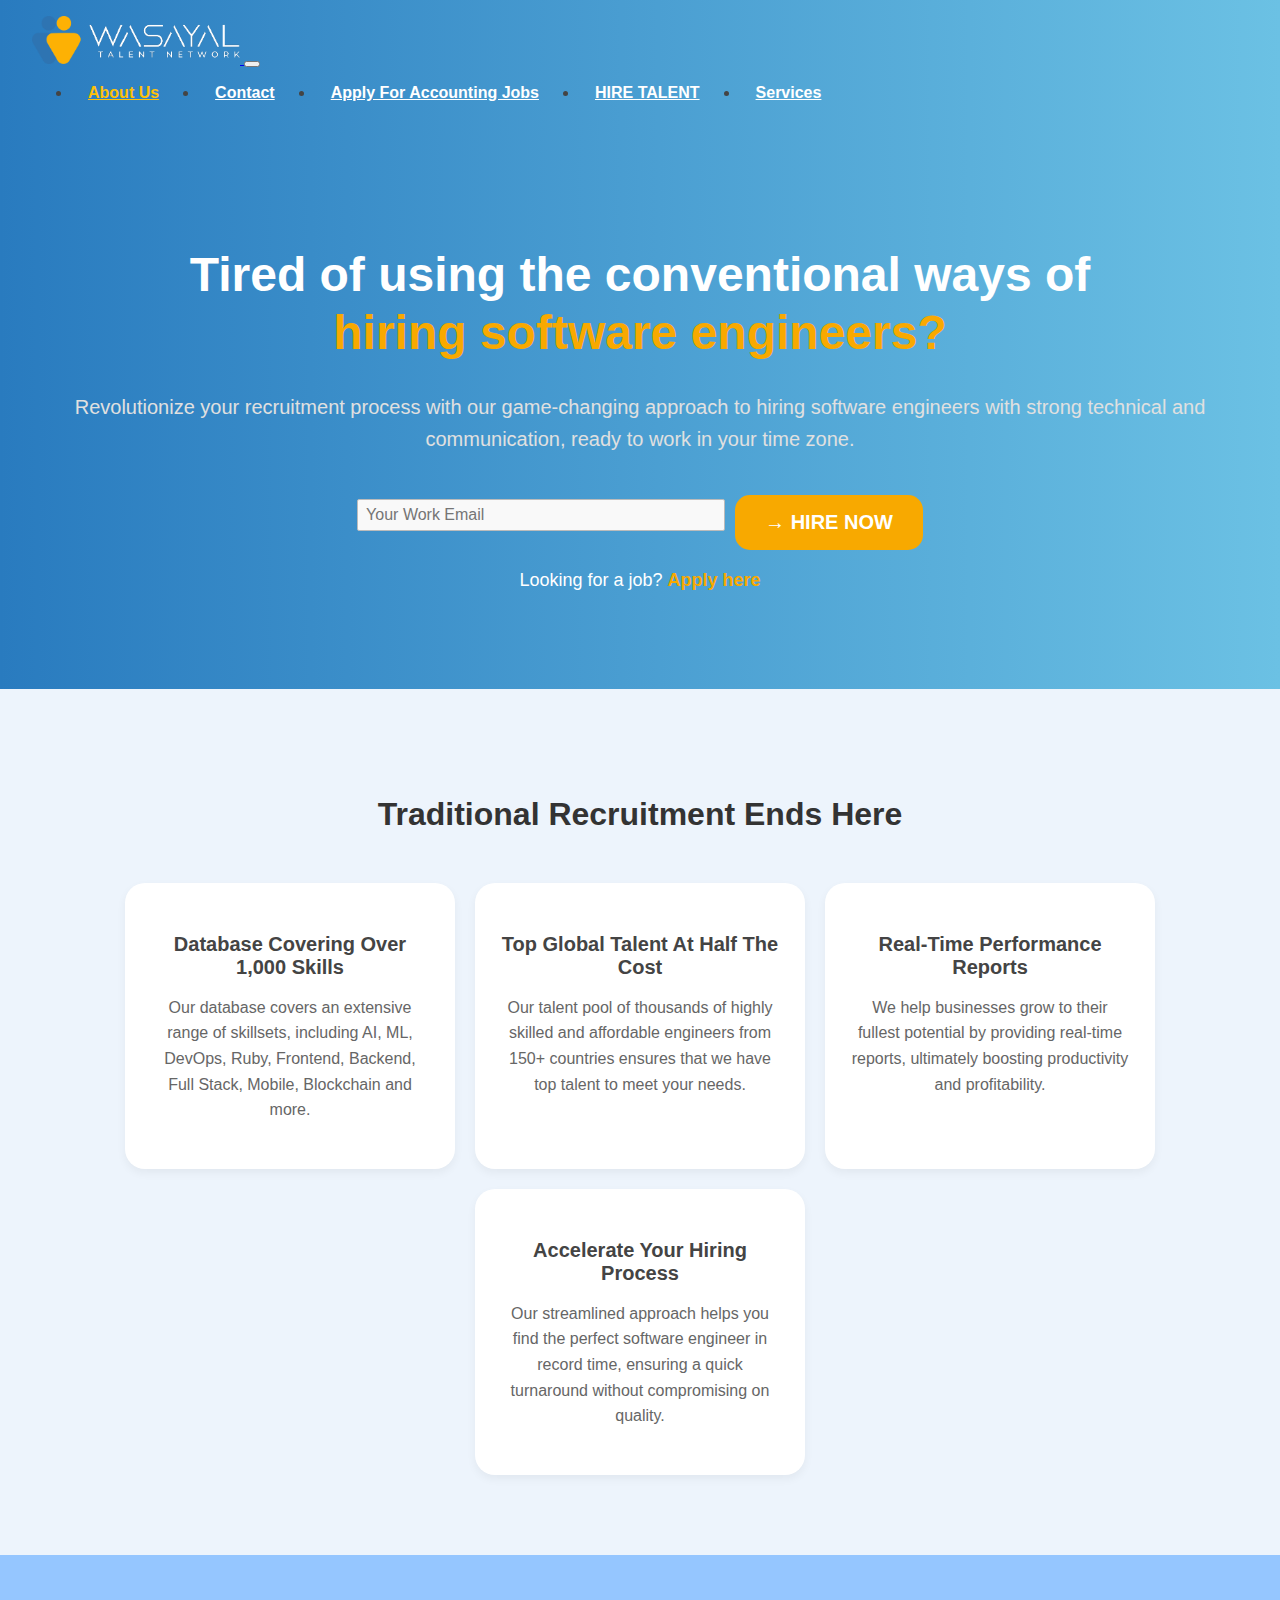
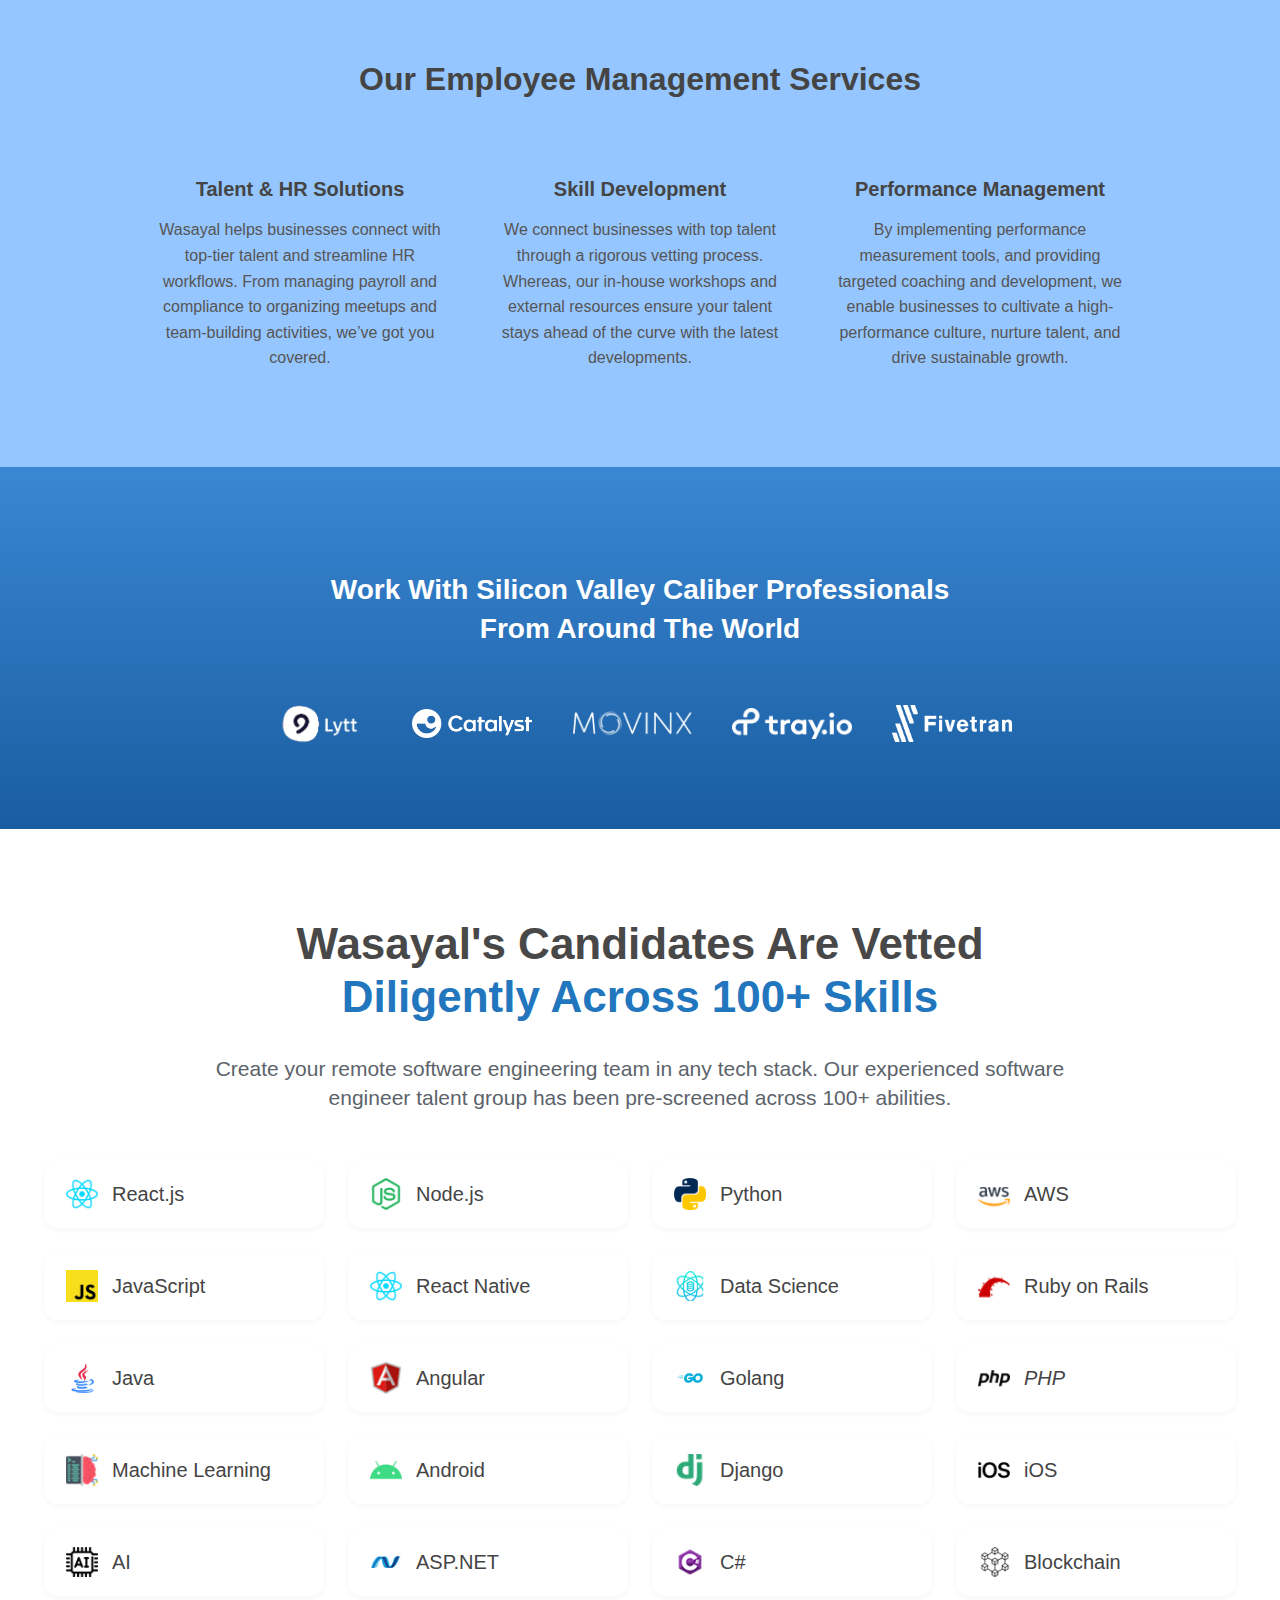
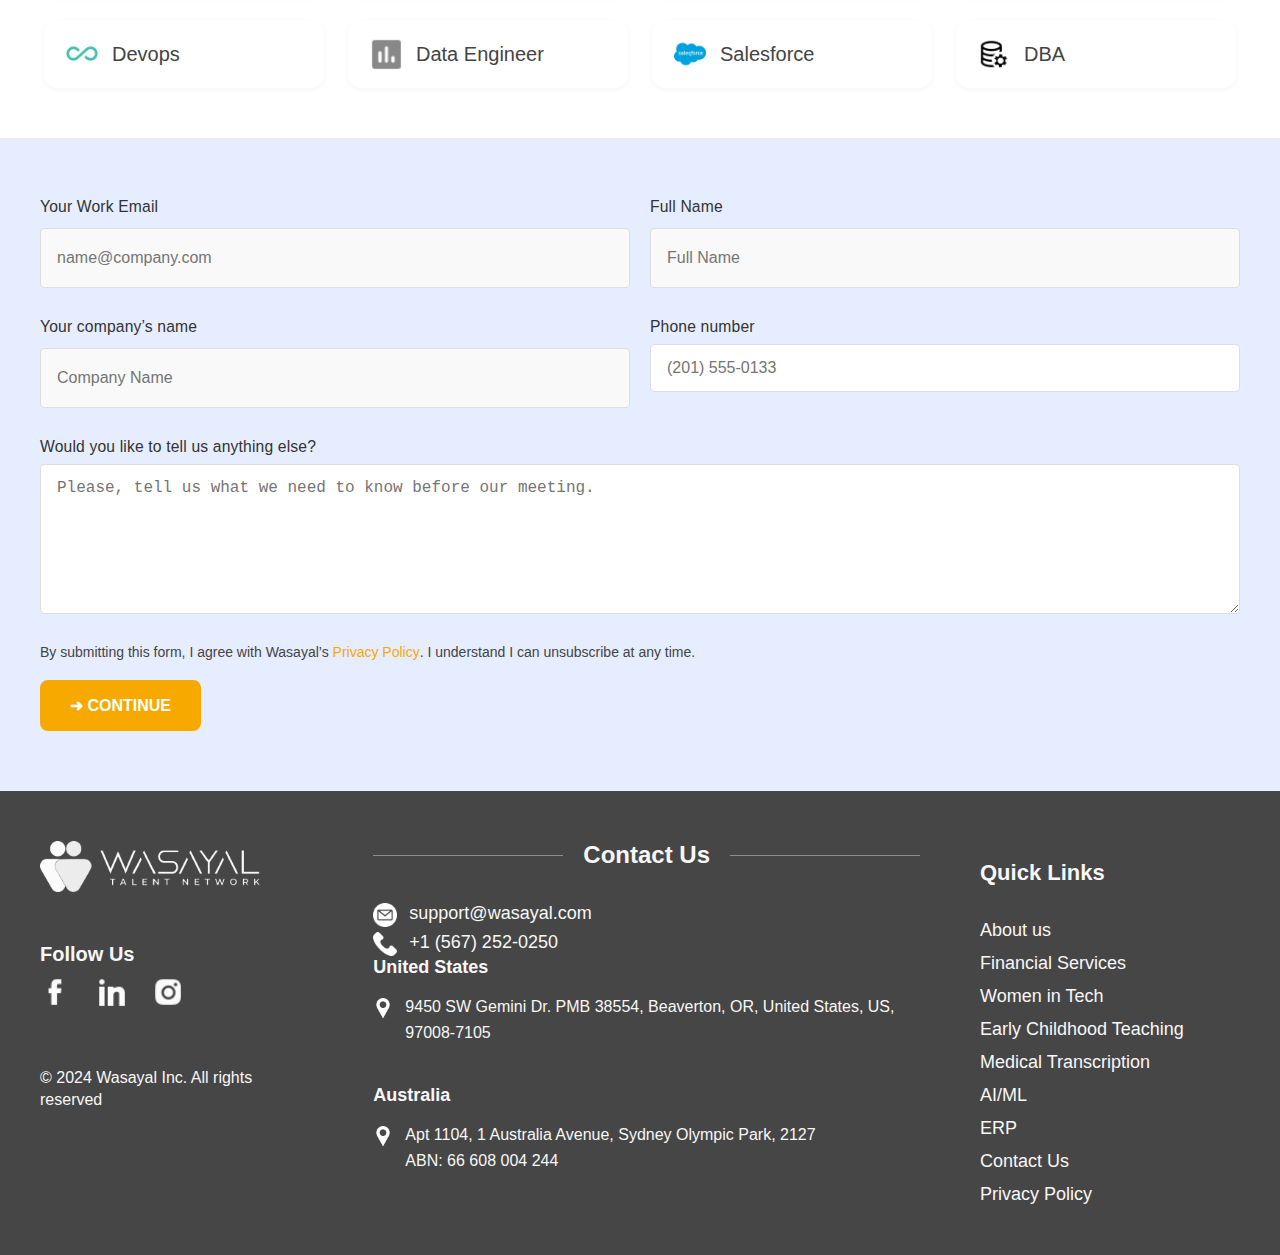
<file: hiretalent.html>
<!DOCTYPE html>
<html lang="en">

<head>

    <meta charset="UTF-8">
    <meta name="viewport" content="width=device-width, initial-scale=1.0">
    <title>Hire Top Software Engineers | Steamline Your Recruitment Process</title>

    <!-- bootstrap -->
    <link href="https://cdn.jsdelivr.net/npm/bootstrap@5.3.7/dist/css/bootstrap.min.css" rel="stylesheet"
        integrity="sha384-LN+7fdVzj6u52u30Kp6M/trliBMCMKTyK833zpbD+pXdCLuTusPj697FH4R/5mcr" crossorigin="anonymous">
    <script src="https://cdn.jsdelivr.net/npm/bootstrap@5.3.7/dist/js/bootstrap.bundle.min.js"
        integrity="sha384-ndDqU0Gzau9qJ1lfW4pNLlhNTkCfHzAVBReH9diLvGRem5+R9g2FzA8ZGN954O5Q"
        crossorigin="anonymous"></script>
    <link rel="stylesheet" href="https://cdnjs.cloudflare.com/ajax/libs/font-awesome/6.7.2/css/all.min.css"
        integrity="sha512-Evv84Mr4kqVGRNSgIGL/F/aIDqQb7xQ2vcrdIwxfjThSH8CSR7PBEakCr51Ck+w+/U6swU2Im1vVX0SVk9ABhg=="
        crossorigin="anonymous" referrerpolicy="no-referrer" />
    <link rel="stylesheet" href="style.css">




</head>

<body>


    <!-- navbar -->
    <header>

        <nav class="navbar navbar-expand-lg">
            <div class="container-fluid">
                <a class="navbar-brand" href="index.html">
                    <img src="images/homepage/navlogo.png" alt="">
                </a>
                <button class="navbar-toggler" type="button" data-bs-toggle="collapse"
                    data-bs-target="#navbarNavDropdown" aria-controls="navbarNavDropdown" aria-expanded="false"
                    aria-label="Toggle navigation">
                    <span class="navbar-toggler-icon"></span>
                </button>
                <div class="collapse navbar-collapse" id="navbarNavDropdown">
                    <ul class="navbar-nav">
                        <li class="nav-item">
                            <a class="nav-link active" aria-current="page" href="about.html">About Us</a>
                        </li>
                        <li class="nav-item">
                            <a class="nav-link" href="contact.html">Contact</a>
                        </li>
                        <li class="nav-item">
                            <a class="nav-link" href="jobs.html">Apply For Accounting Jobs</a>
                        </li>
                        <li class="nav-item">
                            <a class="nav-link" href="hiretalent.html">HIRE TALENT</a>
                        </li>
                        <li class="nav-item dropdown">
                            <a class="nav-link dropdown-toggle" href="#" role="button" data-bs-toggle="dropdown"
                                aria-expanded="false">
                                Services
                            </a>
                            <ul class="dropdown-menu">
                                <li><a class="dropdown-item" href="#">Banking & Financial Services</a></li>
                                <li><a class="dropdown-item" href="#">Women in Tech</a></li>
                                <li><a class="dropdown-item" href="#">Early Childhood Teaching</a></li>
                                <li><a class="dropdown-item" href="#">Medical Services</a></li>
                                <li><a class="dropdown-item" href="#">AI\ML</a></li>
                            </ul>
                        </li>
                    </ul>
                </div>
            </div>
        </nav>




        <div class="hire-section">
            <div class="hire-container">
                <h1>
                    Tired of using the conventional ways of<br>
                    <span class="hire-highlight">hiring software engineers?</span>
                </h1>

                <p class="hire-subtext">
                    Revolutionize your recruitment process with our game-changing approach to hiring software engineers
                    with strong technical and communication, ready to work in your time zone.
                </p>

                <div class="hire-form-group">
                    <input type="email" placeholder="Your Work Email" class="hire-email-input" />
                    <button class="hire-button">→ HIRE NOW</button>
                </div>

                <p class="hire-footer">
                    Looking for a job? <a href="#" class="hire-apply-link">Apply here</a>
                </p>
            </div>
        </div>





        <section class="features-section">
            <h2 class="features-title">Traditional Recruitment Ends Here</h2>
            <div class="features-card-container">
                <div class="features-card">
                    <h3 class="features-card-title">Database Covering Over 1,000 Skills</h3>
                    <p class="features-card-text">
                        Our database covers an extensive range of skillsets, including AI, ML,
                        DevOps, Ruby, Frontend, Backend, Full Stack, Mobile, Blockchain and more.
                    </p>
                </div>
                <div class="features-card">
                    <h3 class="features-card-title">Top Global Talent At Half The Cost</h3>
                    <p class="features-card-text">
                        Our talent pool of thousands of highly skilled and affordable engineers from
                        150+ countries ensures that we have top talent to meet your needs.
                    </p>
                </div>
                <div class="features-card">
                    <h3 class="features-card-title">Real-Time Performance Reports</h3>
                    <p class="features-card-text">
                        We help businesses grow to their fullest potential by providing real-time
                        reports, ultimately boosting productivity and profitability.
                    </p>
                </div>
                <div class="features-card">
                    <h3 class="features-card-title">Accelerate Your Hiring Process</h3>
                    <p class="features-card-text">
                        Our streamlined approach helps you find the perfect software engineer in
                        record time, ensuring a quick turnaround without compromising on quality.
                    </p>
                </div>
            </div>
        </section>









        <section class="employee-services">
            <h2 class="employee-title">Our Employee Management Services</h2>
            <div class="employee-cards">
                <div class="employee-card">
                    <h3 class="employee-card-title">Talent & HR Solutions</h3>
                    <p class="employee-card-text">
                        Wasayal helps businesses connect with top-tier talent and streamline HR workflows.
                        From managing payroll and compliance to organizing meetups and team-building activities,
                        we’ve got you covered.
                    </p>
                </div>
                <div class="employee-card">
                    <h3 class="employee-card-title">Skill Development</h3>
                    <p class="employee-card-text">
                        We connect businesses with top talent through a rigorous vetting process. Whereas,
                        our in-house workshops and external resources ensure your talent stays ahead of the
                        curve with the latest developments.
                    </p>
                </div>
                <div class="employee-card">
                    <h3 class="employee-card-title">Performance Management</h3>
                    <p class="employee-card-text">
                        By implementing performance measurement tools, and providing targeted coaching and
                        development, we enable businesses to cultivate a high-performance culture, nurture
                        talent, and drive sustainable growth.
                    </p>
                </div>
            </div>
        </section>







        <section class="trusted-companies-section">
            <h2 class="trusted-companies-title">
                Work With Silicon Valley Caliber Professionals<br>
                From Around The World
            </h2>

            <div class="trusted-logos">
                <img src="images/talentpage/lytt.png" alt="Lytt" class="trusted-logo" />
                <img src="images/talentpage/cata.png" alt="Catalyst" class="trusted-logo" />
                <img src="images/talentpage/movi.png" alt="MOVINX" class="trusted-logo" />
                <img src="images/talentpage/tray.png" alt="tray.io" class="trusted-logo" />
                <img src="images/talentpage/five.png" alt="Fivetran" class="trusted-logo" />
            </div>
        </section>







        <div class="candidates-wasayal">
            <h1>Wasayal's Candidates Are Vetted</h1>
            <h2><span>Diligently Across 100+ Skills</span></h2>
            <p>
                Create your remote software engineering team in any tech stack. Our experienced software engineer talent
                group has been pre-screened across 100+ abilities.
            </p>
            <div class="skills-grid">
                <div class="skill"><img src="images/candidates/react.js.png" alt="">React.js</div>
                <div class="skill"><img src="images/candidates/node-js.png" alt=""> Node.js</div>
                <div class="skill"><img src="images/candidates/tech-python.png" alt=""> Python</div>
                <div class="skill"><img src="images/candidates/AWS2.png" alt=""> AWS</div>
                <div class="skill"><img src="images/candidates/tech-JavaScript.png" alt=""> JavaScript</div>
                <div class="skill"><img src="images/candidates/react-native.png" alt=""> React Native</div>
                <div class="skill"><img src="images/candidates/Data-Science.png" alt=""> Data Science</div>
                <div class="skill"><img src="images/candidates/Ruby1.png" alt=""> Ruby on Rails</div>
                <div class="skill"><img src="images/candidates/tech-java.png" alt=""> Java</div>
                <div class="skill"><img src="images/candidates/Angular1.png" alt=""> Angular</div>
                <div class="skill"><img src="images/candidates/Golang20Logo.png" alt=""> Golang</div>
                <div class="skill"><img src="images/candidates/PHP1.png" alt=""><span style="font-style:italic">
                        PHP</span></div>
                <div class="skill"><img src="images/candidates/ml.png" alt=""> Machine Learning</div>
                <div class="skill"><img src="images/candidates/Android-logo.png" alt=""> Android</div>
                <div class="skill"><img src="images/candidates/Django1.png" alt=""> Django</div>
                <div class="skill"><img src="images/candidates/iOS-logo.png" alt=""> iOS</div>
                <div class="skill"><img src="images/candidates/AI_2.png" alt=""> AI</div>
                <div class="skill"><img src="images/candidates/asp.net.png" alt=""> ASP.NET</div>
                <div class="skill"><img src="images/candidates/Clang.png" alt=""> C#</div>
                <div class="skill"><img src="images/candidates/Blockchain_developers_.png" alt=""> Blockchain</div>
                <div class="skill"><img src="images/candidates/Dev_Ops_engineers.png" alt=""> Devops</div>
                <div class="skill"><img src="images/candidates/Data_Engineer.png" alt=""> Data Engineer</div>
                <div class="skill"><img src="images/candidates/Salesforce20Consultants20Logo.png" alt=""> Salesforce
                </div>
                <div class="skill"><img src="images/candidates/DBA.png" alt=""> DBA</div>
            </div>
        </div>






        <section class="formv1-section">
            <form class="formv1-container">
                <div class="formv1-row">
                    <div class="formv1-group">
                        <label for="formv1-email">Your Work Email</label>
                        <input type="email" id="formv1-email" placeholder="name@company.com" />
                    </div>
                    <div class="formv1-group">
                        <label for="formv1-fullname">Full Name</label>
                        <input type="text" id="formv1-fullname" placeholder="Full Name" />
                    </div>
                </div>

                <div class="formv1-row">
                    <div class="formv1-group">
                        <label for="formv1-company">Your company’s name</label>
                        <input type="text" id="formv1-company" placeholder="Company Name" />
                    </div>
                    <div class="formv1-group">
                        <label for="formv1-phone">Phone number</label>
                        <input type="tel" id="formv1-phone" placeholder="(201) 555-0133" />
                    </div>
                </div>

                <div class="formv1-group formv1-full">
                    <label for="formv1-message">Would you like to tell us anything else?</label>
                    <textarea id="formv1-message"
                        placeholder="Please, tell us what we need to know before our meeting."></textarea>
                </div>

                <p class="formv1-privacy">
                    By submitting this form, I agree with Wasayal’s
                    <a href="#">Privacy Policy</a>. I understand I can unsubscribe at any time.
                </p>

                <button type="submit" class="formv1-button">➜ CONTINUE</button>
            </form>
        </section>






        <!-- footer -->
        <footer class="wasayal-footer">
            <div class="footer-container">
                <div class="footer-col footer-brand">
                    <img src="images/footer/footlogo.png" alt="Wasayal Logo" class="footer-logo">
                    <div class="footer-social">
                        <h2>Follow Us</h2>
                        <div class="footer-social-icons">
                            <a href="#"><img src="images/footer/social_fb.png" alt="Facebook"></a>
                            <a href="#"><img src="images/footer/social_in.png" alt="LinkedIn"></a>
                            <a href="#"><img src="images/footer/social_insta.png" alt="Instagram"></a>
                        </div>
                    </div>
                    <div class="footer-copyright">
                        © 2024 Wasayal Inc. All rights reserved
                    </div>
                </div>
                <div class="footer-col footer-contact">
                    <div class="footer-contact-header">
                        <hr>
                        <h2>Contact Us</h2>
                        <hr>
                    </div>
                    <div class="footer-contact-info">
                        <div class="footer-contact-row">
                            <div class="footer-contact-method">
                                <img src="images/footer/email.png" alt="Email" class="footer-icon">
                                <span>support@wasayal.com</span>
                            </div>
                            <div class="footer-contact-method">
                                <img src="images/footer/phone-call.png" alt="Phone" class="footer-icon">
                                <span>+1 (567) 252-0250</span>
                            </div>
                        </div>
                        <div class="footer-contact-location-wrap">
                            <div class="footer-contact-location">
                                <h3>United States</h3>
                                <div class="footer-contact-method">
                                    <img src="images/footer/pin.png" alt="Location" class="footer-icon">
                                    <span>
                                        9450 SW Gemini Dr. PMB 38554, Beaverton, OR, United States, US, 97008-7105
                                    </span>
                                </div>
                            </div>
                            <div class="footer-contact-location">
                                <h3>Australia</h3>
                                <div class="footer-contact-method">
                                    <img src="images/footer/pin.png" alt="Location" class="footer-icon">
                                    <span>
                                        Apt 1104, 1 Australia Avenue, Sydney Olympic Park, 2127<br>
                                        ABN: 66 608 004 244
                                    </span>
                                </div>
                            </div>
                        </div>
                    </div>
                </div>
                <div class="footer-col footer-links">
                    <h2>Quick Links</h2>
                    <ul>
                        <li><a href="#">About us</a></li>
                        <li><a href="#">Financial Services</a></li>
                        <li><a href="#">Women in Tech</a></li>
                        <li><a href="#">Early Childhood Teaching</a></li>
                        <li><a href="#">Medical Transcription</a></li>
                        <li><a href="#">AI/ML</a></li>
                        <li><a href="#">ERP</a></li>
                        <li><a href="#">Contact Us</a></li>
                        <li><a href="#">Privacy Policy</a></li>
                    </ul>
                </div>
            </div>
        </footer>



</body>

</html>
</file>
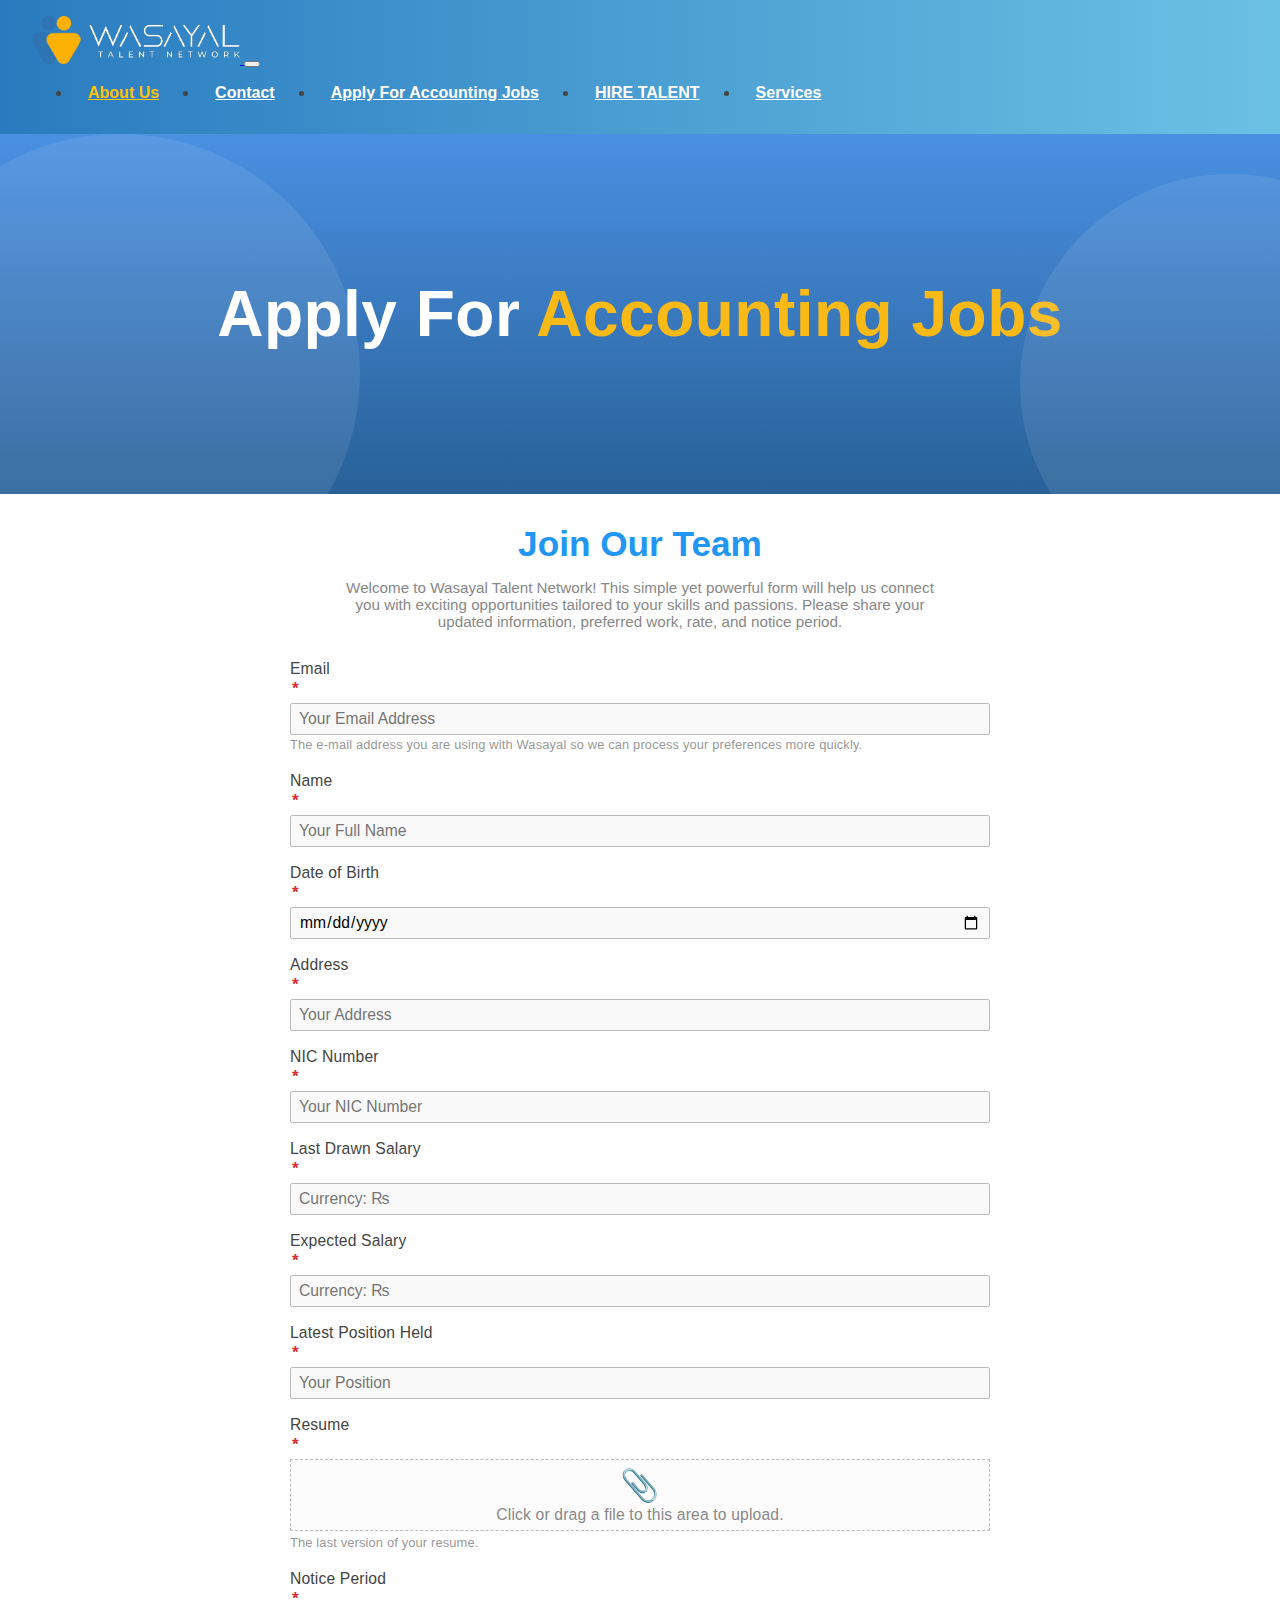
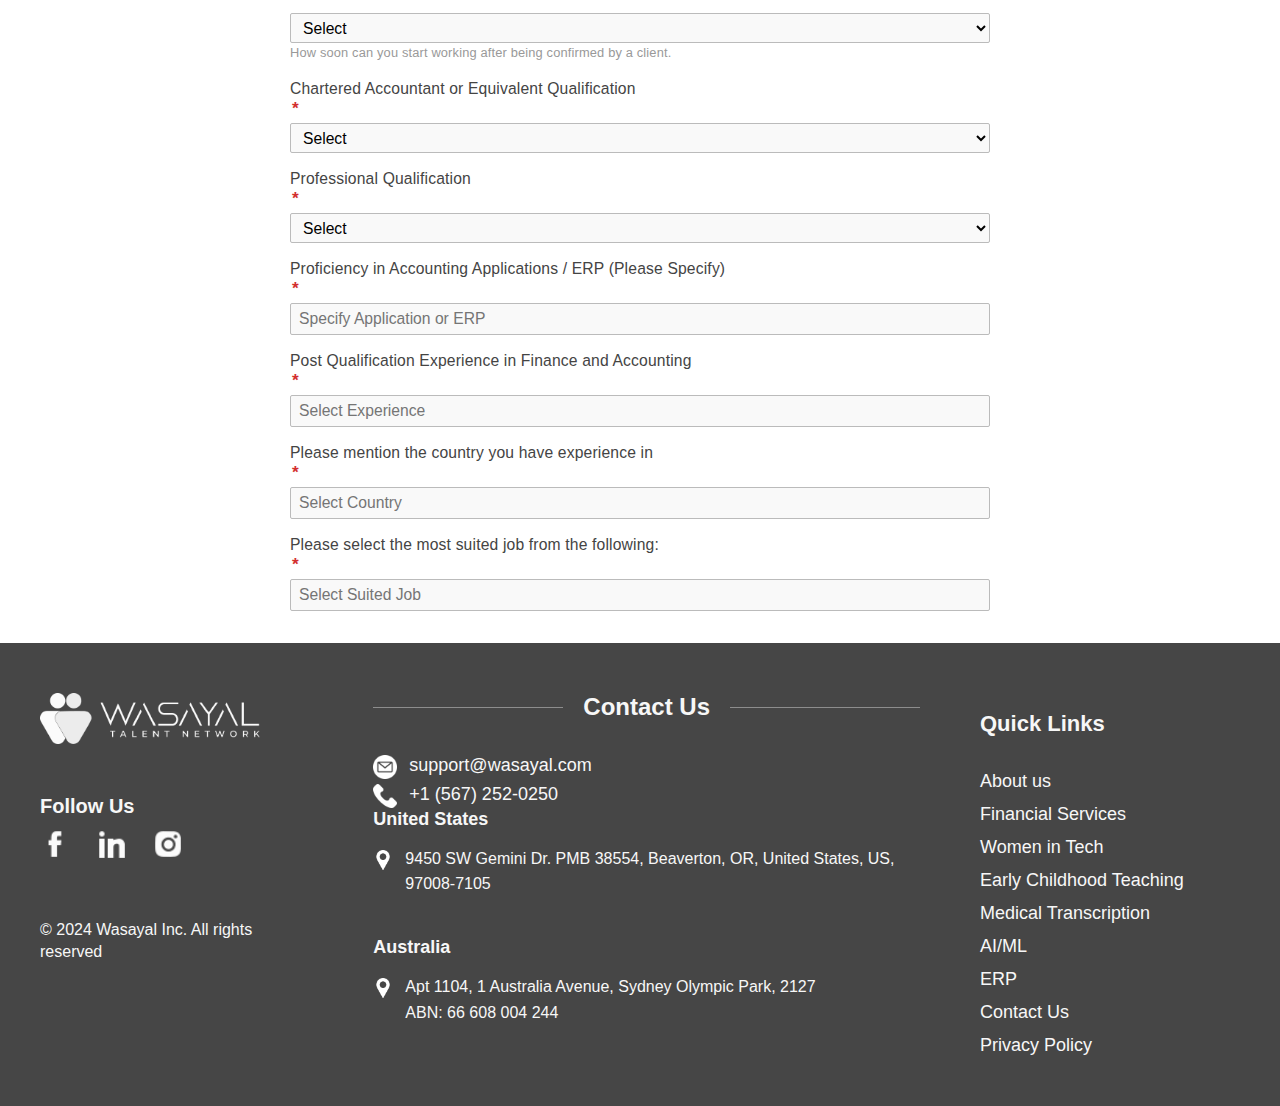
<file: jobs.html>
<!DOCTYPE html>
<html lang="en">

<head>

    <meta charset="UTF-8">
    <meta name="viewport" content="width=device-width, initial-scale=1.0">
    <title>Apply For Accounting Jobs | Wasayal </title>


    <!-- bootstrap -->
    <link href="https://cdn.jsdelivr.net/npm/bootstrap@5.3.7/dist/css/bootstrap.min.css" rel="stylesheet"
        integrity="sha384-LN+7fdVzj6u52u30Kp6M/trliBMCMKTyK833zpbD+pXdCLuTusPj697FH4R/5mcr" crossorigin="anonymous">
    <script src="https://cdn.jsdelivr.net/npm/bootstrap@5.3.7/dist/js/bootstrap.bundle.min.js"
        integrity="sha384-ndDqU0Gzau9qJ1lfW4pNLlhNTkCfHzAVBReH9diLvGRem5+R9g2FzA8ZGN954O5Q"
        crossorigin="anonymous"></script>
    <link rel="stylesheet" href="https://cdnjs.cloudflare.com/ajax/libs/font-awesome/6.7.2/css/all.min.css"
        integrity="sha512-Evv84Mr4kqVGRNSgIGL/F/aIDqQb7xQ2vcrdIwxfjThSH8CSR7PBEakCr51Ck+w+/U6swU2Im1vVX0SVk9ABhg=="
        crossorigin="anonymous" referrerpolicy="no-referrer" />
    <link rel="stylesheet" href="style.css">


</head>

<body>


    <!-- navbar -->
    <nav class="navbar navbar-expand-lg">
        <div class="container-fluid">
            <a class="navbar-brand" href="index.html">
                <img src="images/homepage/navlogo.png" alt="">
            </a>
            <button class="navbar-toggler" type="button" data-bs-toggle="collapse" data-bs-target="#navbarNavDropdown"
                aria-controls="navbarNavDropdown" aria-expanded="false" aria-label="Toggle navigation">
                <span class="navbar-toggler-icon"></span>
            </button>
            <div class="collapse navbar-collapse" id="navbarNavDropdown">
                <ul class="navbar-nav">
                    <li class="nav-item">
                        <a class="nav-link active" aria-current="page" href="about.html">About Us</a>
                    </li>
                    <li class="nav-item">
                        <a class="nav-link" href="contact.html">Contact</a>
                    </li>
                    <li class="nav-item">
                        <a class="nav-link" href="jobs.html">Apply For Accounting Jobs</a>
                    </li>
                    <li class="nav-item">
                        <a class="nav-link" href="hiretalent.html">HIRE TALENT</a>
                    </li>
                    <li class="nav-item dropdown">
                        <a class="nav-link dropdown-toggle" href="#" role="button" data-bs-toggle="dropdown"
                            aria-expanded="false">
                            Services
                        </a>
                        <ul class="dropdown-menu">
                            <li><a class="dropdown-item" href="#">Banking & Financial Services</a></li>
                            <li><a class="dropdown-item" href="#">Women in Tech</a></li>
                            <li><a class="dropdown-item" href="#">Early Childhood Teaching</a></li>
                            <li><a class="dropdown-item" href="#">Medical Services</a></li>
                            <li><a class="dropdown-item" href="#">AI\ML</a></li>
                        </ul>
                    </li>
                </ul>
            </div>
        </div>
    </nav>






    <div class="banner">
        <div class="shape1"></div>
        <div class="shape2"></div>
        <span class="banner-text">
            Apply For <span class="highlight">Accounting Jobs</span>
        </span>
    </div>






       <div class="container">
        <h1 class="title">Join Our Team</h1>
        <p class="subtitle">
            Welcome to Wasayal Talent Network! This simple yet powerful form will help us connect you
            with exciting opportunities tailored to your skills and passions. Please share your updated information,
            preferred work, rate, and notice period.
        </p>
        <form class="join-form">
            <label>Email <span class="required">*</span>
                <input type="email" placeholder="Your Email Address" required>
                <small>The e-mail address you are using with Wasayal so we can process your preferences more quickly.</small>
            </label>
            <label>Name <span class="required">*</span>
                <input type="text" placeholder="Your Full Name" required>
            </label>
            <label>Date of Birth <span class="required">*</span>
                <input type="date" placeholder="Your Date of birth" required>
            </label>
            <label>Address <span class="required">*</span>
                <input type="text" placeholder="Your Address" required>
            </label>
            <label>NIC Number <span class="required">*</span>
                <input type="text" placeholder="Your NIC Number" required>
            </label>
            <label>Last Drawn Salary <span class="required">*</span>
                <input type="text" placeholder="Currency: ₨" required>
            </label>
            <label>Expected Salary <span class="required">*</span>
                <input type="text" placeholder="Currency: ₨" required>
            </label>
            <label>Latest Position Held <span class="required">*</span>
                <input type="text" placeholder="Your Position" required>
            </label>
            <label>Resume <span class="required">*</span>
                <div class="resume-upload">
                    <span class="resume-icon">&#128206;</span>
                    <span>Click or drag a file to this area to upload.</span>
                </div>
                <small>The last version of your resume.</small>
            </label>
            <label>Notice Period <span class="required">*</span>
                <select required>
                    <option value="">Select</option>
                </select>
                <small>How soon can you start working after being confirmed by a client.</small>
            </label>
            <label>Chartered Accountant or Equivalent Qualification <span class="required">*</span>
                <select required>
                    <option value="">Select</option>
                </select>
            </label>
            <label>Professional Qualification <span class="required">*</span>
                <select required>
                    <option value="">Select</option>
                </select>
            </label>
            <label>Proficiency in Accounting Applications / ERP (Please Specify) <span class="required">*</span>
                <input type="text" placeholder="Specify Application or ERP" required>
            </label>
            <label>Post Qualification Experience in Finance and Accounting <span class="required">*</span>
                <input type="text" placeholder="Select Experience" required>
            </label>
            <label>Please mention the country you have experience in <span class="required">*</span>
                <input type="text" placeholder="Select Country" required>
            </label>
            <label>Please select the most suited job from the following: <span class="required">*</span>
                <input type="text" placeholder="Select Suited Job" required>
            </label>
            <!-- Add submit button if needed -->
        </form>
    </div>



















    <!-- footer -->
    <footer class="wasayal-footer">
        <div class="footer-container">
            <div class="footer-col footer-brand">
                <img src="images/footer/footlogo.png" alt="Wasayal Logo" class="footer-logo">
                <div class="footer-social">
                    <h2>Follow Us</h2>
                    <div class="footer-social-icons">
                        <a href="#"><img src="images/footer/social_fb.png" alt="Facebook"></a>
                        <a href="#"><img src="images/footer/social_in.png" alt="LinkedIn"></a>
                        <a href="#"><img src="images/footer/social_insta.png" alt="Instagram"></a>
                    </div>
                </div>
                <div class="footer-copyright">
                    © 2024 Wasayal Inc. All rights reserved
                </div>
            </div>
            <div class="footer-col footer-contact">
                <div class="footer-contact-header">
                    <hr>
                    <h2>Contact Us</h2>
                    <hr>
                </div>
                <div class="footer-contact-info">
                    <div class="footer-contact-row">
                        <div class="footer-contact-method">
                            <img src="images/footer/email.png" alt="Email" class="footer-icon">
                            <span>support@wasayal.com</span>
                        </div>
                        <div class="footer-contact-method">
                            <img src="images/footer/phone-call.png" alt="Phone" class="footer-icon">
                            <span>+1 (567) 252-0250</span>
                        </div>
                    </div>
                    <div class="footer-contact-location-wrap">
                        <div class="footer-contact-location">
                            <h3>United States</h3>
                            <div class="footer-contact-method">
                                <img src="images/footer/pin.png" alt="Location" class="footer-icon">
                                <span>
                                    9450 SW Gemini Dr. PMB 38554, Beaverton, OR, United States, US, 97008-7105
                                </span>
                            </div>
                        </div>
                        <div class="footer-contact-location">
                            <h3>Australia</h3>
                            <div class="footer-contact-method">
                                <img src="images/footer/pin.png" alt="Location" class="footer-icon">
                                <span>
                                    Apt 1104, 1 Australia Avenue, Sydney Olympic Park, 2127<br>
                                    ABN: 66 608 004 244
                                </span>
                            </div>
                        </div>
                    </div>
                </div>
            </div>
            <div class="footer-col footer-links">
                <h2>Quick Links</h2>
                <ul>
                    <li><a href="#">About us</a></li>
                    <li><a href="#">Financial Services</a></li>
                    <li><a href="#">Women in Tech</a></li>
                    <li><a href="#">Early Childhood Teaching</a></li>
                    <li><a href="#">Medical Transcription</a></li>
                    <li><a href="#">AI/ML</a></li>
                    <li><a href="#">ERP</a></li>
                    <li><a href="#">Contact Us</a></li>
                    <li><a href="#">Privacy Policy</a></li>
                </ul>
            </div>
        </div>
    </footer>


</body>

</html>
</file>
<file: style.css>
/* navbar */
.navbar {
  background: linear-gradient(to right, #297bbf, #6bc1e4);
  padding: 16px 32px;
  display: flex;
  align-items: center;
  position: sticky;
  z-index: 1000;
  top: 0;
}

.navbar-brand img {
  height: 48px;
  width: auto;
}

.navbar-nav {
  display: flex;
  align-items: center;
  gap: 24px;
  margin-left: auto;
  margin-right: auto;
  position: relative;
}

.nav-link {
  color: #fff !important;
  font-weight: 700;
  padding: 8px 16px;
  cursor: pointer;
}

.nav-link.active,
.nav-link:hover {
  color: #ffc107 !important;
  text-decoration: underline;
}

.dropdown {
  position: relative;
}

.dropdown-menu {
  background: #fff;
  min-width: 180px;
  box-shadow: 0 2px 8px rgba(0,0,0,0.15);
  position: absolute;
  top: 100%;
  left: 0;
  z-index: 2000;
  display: none;
  margin-top: 4px;
  border-radius: 8px;
  padding: 8px 0;
}

.dropdown:hover .dropdown-menu,
.dropdown:focus-within .dropdown-menu {
  display: block;
}

.dropdown-item {
  color: #297bbf;
  font-weight: 500;
  transition: background-color 0.4s, color 0.4s;
  padding: 8px 24px;
  cursor: pointer;
  background: none;
  border: none;
  width: 100%;
  text-align: left;
}

.dropdown-item:hover {
  background-color: #f1f1f1 !important;
  color: #0d6efd !important;
}






/* slider */
.hero-section {
  position: relative;
  width: 100vw;
  height: 100vh;
  display: flex;
  align-items: center;
  background: linear-gradient(135deg, #5ca9dd 0%, #3571b8 100%);
  z-index: 1; 
}

.hero-bg {
  position: absolute;
  width: 100vw;
  height: 100vh;
  top: 0;
  left: 0;
  object-fit: cover;
  z-index: 1;
  pointer-events: none;
  user-select: none;
}
.hero-map {
  position: absolute;
  top: 0;
  right: 0;
  width: 60vw;
  height: 100vh;
  object-fit: contain;
  z-index: 2;
  pointer-events: none;
  user-select: none;
}

.hero-content {
  position: relative;
  z-index: 3;
  display: flex;
  flex-direction: column;
  align-items: flex-start;
  justify-content: center;
  padding-left: 6vw;
  width: 480px;
  min-width: 280px;
  max-width: 90vw;
}

.hero-content h1 {
  font-size: 2.4rem;
  font-weight: 700;
  color: #fff;
  margin: 0 0 10px 0;
  line-height: 1.15;
  letter-spacing: 0.5px;
}

.hero-content .highlight {
  color: #ffc107;
  font-weight: 700;
  display: block;
}

.hero-content p {
  color: #fff;
  font-size: 1.05rem;
  font-weight: 400;
  margin: 18px 0 32px 0;
  line-height: 1.6;
  max-width: 430px;
}

.hero-btn {
  background: #ffc107;
  color: #fff;
  font-size: 1.15rem;
  font-weight: 700;
  border: none;
  border-radius: 6px;
  padding: 14px 36px;
  cursor: pointer;
  margin-bottom: 32px;
  transition: background 0.2s;
  box-shadow: 0 4px 16px rgba(44, 62, 80, 0.08);
  display: flex;
  align-items: center;
  text-align: center;
}
.hero-btn i {
  margin-left: 10px;
  font-size: 1.1em;
}

.job-link {
  font-size: 1.05rem;
  color: #fff;
  margin-top: 0;
}
.job-link .apply {
  color: #ffc107;
  font-weight: 700;
  text-decoration: none;
  margin-left: 4px;
}

@media (max-width: 1000px) {
  .hero-content {
    width: 320px;
    padding-left: 3vw;
  }
  .hero-map {
    width: 45vw;
  }
  .hero-content h1 {
    font-size: 1.45rem;
  }
}
@media (max-width: 650px) {
  .hero-section {
    flex-direction: column;
    align-items: flex-start;
    height: auto;
  }
  .hero-content {
    width: 94vw;
    padding: 0 3vw;
    margin-top: 30px;
    max-width: 100vw;
  }
  .hero-map {
    position: static;
    width: 100vw;
    height: auto;
    margin-top: 18px;
    object-position: center;
  }
  .hero-btn {
    font-size: 1rem;
    padding: 10px 20px;
    max-width: 95vw;
  }
  .hero-content p {
    font-size: 0.95rem;
  }
  .job-link {
    font-size: 0.95rem;
  }
}







/* home text */
.homepage-text {
    padding: 60px 0 50px 0;
    background: #fff;
    text-align: center;
}

.homepage-text h1 {
    font-family: 'Montserrat', 'Arial', sans-serif;
    font-size: 48px;
    font-weight: 700;
    color: #3570b4;
    margin: 0;
    line-height: 1.2;
    letter-spacing: 0.01em;
}

.homepage-text .text {
    color: #3570b4;
    font-weight: 700;
    display: inline;
}





/* percentage */
.percentage-companies {
    display: flex;
    justify-content: space-between;
    align-items: stretch; 
    background: #3570b4;
    padding: 60px 0 60px 0; 
    color: #fff;
    font-family: 'Montserrat', 'Arial', sans-serif;
    text-align: left;
    position: relative;
    min-height: 230px; 
}

.percentage-companies h1 {
    margin: 0;
    padding: 0 40px;
    font-size: 40px;
    font-weight: 700;
    line-height: 1.2;
    flex: 1 1 0;
    display: flex;
    flex-direction: column;
    justify-content: center;
}

.percentage-companies h1 {
    font-size: 40px;
    font-weight: 700;
}

.percentage-companies h1 strong,
.percentage-companies h1 b {
    font-size: 48px;
    font-weight: 700;
    display: block;
}

.percentage-companies h1:not(:last-child) {
    border-right: 6px solid #ffc72c;
}

@media (max-width: 900px) {
    .percentage-companies {
        flex-direction: column;
        padding: 30px 0 20px 0;
        text-align: center;
        min-height: unset;
    }
    .percentage-companies h1 {
        border-right: none;
        border-bottom: 6px solid #ffc72c;
        padding: 20px 0;
        font-size: 32px;
    }
    .percentage-companies h1:last-child {
        border-bottom: none;
    }
}





/* container */
.home-container {
    background: #eaf2fb;
    padding: 60px 0 0 0;
    min-height: 100vh;
    text-align: center;
    position: relative;
}

.home-container h1 {
    color: #3570b4;
    font-family: 'Montserrat', 'Arial', sans-serif;
    font-size: 48px;
    font-weight: 700;
    margin: 0 auto 40px auto;
    line-height: 1.2;
    letter-spacing: 0.01em;
    display: flex;
    flex-direction: column;
}

.home-container .downside {
    font-size: 48px;
    font-weight: 700;
    display: block;
    margin-top: 10px;
}

.why-section {
    display: flex;
    justify-content: center;
    align-items: center;
    max-width: 1200px;
    margin: 0 auto;
    background: transparent;
}

.why-text {
    flex: 1;
    text-align: left;
    padding: 0 40px;
    font-family: 'Montserrat', 'Arial', sans-serif;
}

.why-text h2 {
    color: #575757;
    font-size: 32px;
    font-weight: 700;
    margin-bottom: 22px;
    margin-top: 0;
}

.why-text p {
    color: #575757;
    font-size: 24px;
    font-weight: 400;
    margin-top: 0;
    margin-bottom: 12px;
    line-height: 1.3;
}

.why-image-wrapper {
    position: relative;
    flex: 1;
    display: flex;
    justify-content: flex-end;
    align-items: center;
    min-width: 400px;
}

.why-image {
    width: 480px;
    height: 320px;
    object-fit: cover;
    border-radius: 16px;
    box-shadow: 0 2px 20px rgba(53, 112, 180, 0.08);
    position: relative;
    z-index: 2;
    background: #fff;
}

.why-image-shadow {
    position: absolute;
    left: 20px;
    bottom: -20px;
    width: 480px;
    height: 32px;
    background: #3570b4;
    border-radius: 10px;
    z-index: 1;
}

/* Carousel Buttons */
.carousel-btn {
    position: absolute;
    top: 50%;
    transform: translateY(-50%);
    background: #8eb5da;
    color: #fff;
    border: none;
    border-radius: 50%;
    width: 40px;
    height: 40px;
    font-size: 26px;
    display: flex;
    align-items: center;
    justify-content: center;
    cursor: pointer;
    opacity: 1;
    z-index: 10;
    transition: background 0.2s;
}

.carousel-btn.left {
    left: 40px;
}

.carousel-btn.right {
    right: 40px;
}

.carousel-btn:hover {
    background: #3570b4;
}

@media (max-width: 1050px) {
    .why-section {
        flex-direction: column;
        align-items: center;
    }
    .why-text, .why-image-wrapper {
        padding: 0;
        min-width: unset;
    }
    .why-image, .why-image-shadow {
        width: 100%;
        max-width: 400px;
    }
}





/* women-section */
body {
    background: #f9f9f6; 
    margin: 0;
}

.women-tech {
    display: flex;
    align-items: flex-start;
    background: #fff; 
    border-radius: 26px;
    box-shadow: 0 2px 24px 0 rgba(0,0,0,0.06);
    padding: 40px 0 40px 40px;
    max-width: 1500px;
    margin: 40px auto;
    position: relative;
}

.women-tech::before {
    content: "";
    position: absolute;
    left: 0;
    top: 30px;
    bottom: 30px;
    width: 20px;
    background: #ffc107;
    border-radius: 20px;
    z-index: 1;
}

.women-tech img {
    width: 650px;
    height: 520px;
    object-fit: cover;
    border-radius: 24px;
    box-shadow: 0 2px 16px rgba(0,0,0,0.07);
    margin-right: 60px;
    z-index: 2;
}

.women-tech h1 {
    color: #2176bd;
    font-size: 60px;
    font-weight: 700;
    margin: 0 0 24px 0;
    font-family: 'Montserrat', Arial, sans-serif;
    line-height: 1.1;
}

.women-tech h2 {
    color: #484848;
    font-size: 38px;
    font-weight: 700;
    margin: 0 0 28px 0;
    font-family: 'Montserrat', Arial, sans-serif;
    line-height: 1.2;
}

.women-tech p {
    color: #5c636b;
    font-size: 22px;
    font-family: 'Montserrat', Arial, sans-serif;
    margin: 0 0 20px 0;
    max-width: 700px;
    line-height: 1.5;
}

@media (max-width: 1200px) {
    .women-tech {
        flex-direction: column;
        align-items: center;
        padding: 24px 12px;
    }
    .women-tech img {
        margin-right: 0;
        margin-bottom: 32px;
        width: 100%;
        height: auto;
        max-width: 100%;
    }
    .women-tech::before {
        display: none;
    }
    .women-tech h1 {
        font-size: 40px;
    }
    .women-tech h2 {
        font-size: 28px;
    }
    .women-tech p {
        font-size: 18px;
    }
}





 

/* candidates-wasayal */
body {
    background: #eaf4fd;
}

.candidates-wasayal {
    background: transparent;
    max-width: 1600px;
    margin: 0 auto;
    text-align: center;
    padding: 60px 0 0 0;
    font-family: 'Montserrat', Arial, sans-serif;
}

.candidates-wasayal h1 {
    color: #484848;
    font-size: 44px;
    font-weight: 700;
    margin-bottom: 0;
    line-height: 1.2;
}

.candidates-wasayal h2 {
    color: #2176bd;
    font-size: 44px;
    font-weight: 700;
    margin: 0 0 30px 0;
    line-height: 1.2;
}

.candidates-wasayal h2 span {
    color: #2176bd;
    font-weight: 700;
}

.candidates-wasayal p {
    color: #5c636b;
    font-size: 21px;
    font-weight: 400;
    margin: 24px 0 48px 0;
    max-width: 900px;
    line-height: 1.4;
    margin-left: auto;
    margin-right: auto;
}

.skills-grid {
    display: flex;
    flex-wrap: wrap;
    justify-content: center;
    gap: 24px;
    max-width: 1400px;
    margin: 0 auto 50px auto;
}

.skill {
    background: #fff;
    border-radius: 14px;
    box-shadow: 0 2px 6px rgba(0,0,0,0.04);
    padding: 18px 38px 18px 22px;
    min-width: 220px;
    font-size: 20px;
    color: #444;
    display: flex;
    align-items: center;
    font-family: 'Montserrat', Arial, sans-serif;
    font-weight: 500;
    transition: box-shadow 0.15s;
}

.skill img {
    width: 32px;
    height: 32px;
    margin-right: 14px;
    object-fit: contain;
}

@media (max-width: 1200px) {
    .candidates-wasayal h1,
    .candidates-wasayal h2 {
        font-size: 32px;
    }
    .candidates-wasayal p {
        font-size: 18px;
    }
    .skills-grid {
        gap: 16px;
    }
    .skill {
        min-width: 180px;
        font-size: 17px;
        padding: 14px 16px 14px 12px;
    }
    .skill img {
        width: 26px;
        height: 26px;
        margin-right: 10px;
    }
}







/* global-reach-section */
.global-reach-section {
    background: #f9f9f6; /* milk white */
    padding: 60px 0 80px 0;
    font-family: 'Montserrat', Arial, sans-serif;
    text-align: center;
}

.global-reach-section h1 {
    color: #484848;
    font-size: 34px;
    font-weight: 700;
    margin-bottom: 8px;
    line-height: 1.3;
}

.global-reach-section h1 span {
    color: #2176bd;
    font-size: 38px;
    display: block;
    font-weight: 700;
    margin-top: 4px;
}

.global-reach-cards {
    display: flex;
    justify-content: center;
    gap: 32px;
    margin: 48px auto 0 auto;
    max-width: 1300px;
}

.global-reach-card {
    background: #fff;
    border-radius: 20px;
    box-shadow: 0 2px 16px 0 rgba(0,0,0,0.05);
    width: 350px;
    min-height: 480px;
    padding: 32px 24px 32px 24px;
    display: flex;
    flex-direction: column;
    align-items: center;
}

.global-reach-card h2 {
    color: #2176bd;
    font-size: 22px;
    font-weight: 700;
    margin-bottom: 20px;
    margin-top: 0;
    line-height: 1.3;
}

.global-reach-card img {
    width: 130px;
    height: 100px;
    object-fit: contain;
    margin-bottom: 22px;
}

.card-list {
    width: 100%;
    margin-top: 12px;
    display: flex;
    flex-direction: column;
    gap: 14px;
}

.card-list-item {
    background: #f1f7fd;
    color: #444;
    font-size: 18px;
    border-radius: 10px;
    padding: 13px 0;
    font-weight: 500;
    box-shadow: 0 0.5px 2px rgba(0,0,0,0.04);
    margin: 0;
    text-align: center;
}

.global-reach-card:last-child .card-list-item {
    padding: 11px 0;
    font-size: 16px;
    background: #f1f7fd;
    color: #2176bd;
    font-weight: 600;
}
.global-reach-card:last-child .card-list-item strong {
    color: #484848;
    font-size: 17px;
    font-weight: 700;
    display: block;
    margin-bottom: 3px;
}

@media (max-width: 1200px) {
    .global-reach-cards {
        flex-direction: column;
        align-items: center;
        gap: 24px;
    }
    .global-reach-card {
        width: 90%;
        max-width: 380px;
    }
    .global-reach-section h1 {
        font-size: 26px;
    }
    .global-reach-section h1 span {
        font-size: 28px;
    }
}







/* team-section */
.team-section {
    background: #3278b6;
    padding: 60px 0 80px 0;
    text-align: center;
    font-family: 'Montserrat', Arial, sans-serif;
}

.team-section h1 {
    color: #fff;
    font-size: 40px;
    font-weight: 700;
    margin-bottom: 40px;
    line-height: 1.2;
}

.team-cards-row {
    display: flex;
    justify-content: center;
    gap: 24px;
    margin-bottom: 36px;
    max-width: 1500px;
    margin-left: auto;
    margin-right: auto;
}

.team-card {
    background: #fff;
    border-radius: 18px;
    box-shadow: 0 2px 12px rgba(0,0,0,0.06);
    padding: 32px 28px 32px 28px;
    width: 320px;
    min-height: 210px;
    text-align: left;
    display: flex;
    flex-direction: column;
    justify-content: flex-start;
}

.team-card h2 {
    color: #484848;
    font-size: 22px;
    font-weight: 700;
    margin: 0 0 16px 0;
}

.team-card p {
    color: #5c636b;
    font-size: 17px;
    margin: 0;
    line-height: 1.45;
}

.team-actions {
    margin-top: 10px;
    display: flex;
    gap: 18px;
    justify-content: center;
}

.team-btn {
    background: #ffc107;
    color: #fff;
    font-size: 17px;
    font-weight: 700;
    border-radius: 8px;
    padding: 14px 32px;
    text-decoration: none;
    box-shadow: 0 2px 6px rgba(0,0,0,0.06);
    transition: background 0.15s;
    display: inline-block;
}

.team-btn:hover {
    background: #e6ad06;
}

@media (max-width: 1200px) {
    .team-cards-row {
        flex-direction: column;
        align-items: center;
        gap: 18px;
    }
    .team-card {
        width: 90%;
        max-width: 400px;
    }
    .team-section h1 {
        font-size: 28px;
    }
}




/* footer */
.wasayal-footer {
  background: #464646;
  color: #f7f7f7;
  font-family: 'Montserrat', Arial, sans-serif;
  padding: 50px 0;
  font-size: 18px;
}

.footer-container {
  display: flex;
  justify-content: space-between;
  align-items: flex-start;
  gap: 60px;
  max-width: 1600px;
  margin: 0 auto;
  padding: 0 40px;
  flex-wrap: wrap;
}

.footer-col {
  display: flex;
  flex-direction: column;
  gap: 24px;
  flex: 1;
}

/* Logo & Social Section */
.footer-brand {
  max-width: 420px;
}

.footer-logo {
  width: 220px;
  margin-bottom: 10px;
  filter: brightness(8) grayscale(1) opacity(0.98);
}

.footer-social h2 {
  font-size: 20px;
  font-weight: 700;
  margin-bottom: 10px;
}

.footer-social-icons {
  display: flex;
  gap: 24px;
}

.footer-social-icons img {
  width: 32px;
  height: 32px;
  filter: brightness(8) grayscale(1) opacity(0.98);
  transition: filter 0.2s ease;
}

.footer-social-icons img:hover {
  filter: brightness(12) grayscale(0) opacity(1);
}

.footer-copyright {
  margin-top: 30px;
  font-size: 16px;
  line-height: 1.4;
  color: #f7f7f7;
}

/* Contact Column */
.footer-contact {
  flex: 2;
  display: flex;
  flex-direction: column;
  gap: 30px;
  max-width: 850px;
}

.footer-contact-header {
  display: flex;
  align-items: center;
  gap: 20px;
}

.footer-contact-header hr {
  flex: 1;
  height: 1px;
  background-color: #f7f7f7;
  opacity: 0.4;
  border: none;
}

.footer-contact-header h2 {
  font-size: 24px;
  font-weight: 700;
  margin: 0;
  white-space: nowrap;
  color: #f7f7f7;
}

/* Row for email + phone */
.footer-contact-methods-row {
  display: flex;
  justify-content: flex-start;
  align-items: flex-start;
  gap: 60px;
  flex-wrap: wrap;
}

.footer-contact-method {
  display: flex;
  align-items: flex-start;
  gap: 12px;
  font-size: 18px;
  color: #f7f7f7;
  min-width: 260px;
  line-height: 1.6;
}

.footer-icon {
  width: 24px;
  height: 24px;
  filter: brightness(0) invert(1); /* Make icons white */
  flex-shrink: 0;
  margin-top: 4px;
}

/* Location Section (US + AUS) */
.footer-contact-location-wrap {
  display: flex;
  justify-content: space-between;
  gap: 40px;
  flex-wrap: wrap;
}

.footer-contact-location {
  flex: 1;
  min-width: 300px;
  display: flex;
  flex-direction: column;
  gap: 10px;
}

.footer-contact-location h3 {
  font-size: 18px;
  font-weight: 700;
  margin: 0 0 6px 0;
  color: #f7f7f7;
}

.footer-contact-location .footer-contact-method {
  align-items: flex-start;
  font-size: 16px;
  gap: 12px;
  line-height: 1.6;
}

.footer-contact-location .footer-icon {
  width: 20px;
  height: 20px;
  margin-top: 4px;
  filter: brightness(0) invert(1); /* Force white for location icon */
}

/* Quick Links */
.footer-links {
  max-width: 260px;
}

.footer-links h2 {
  font-size: 22px;
  font-weight: 700;
  margin-bottom: 10px;
}

.footer-links ul {
  list-style: none;
  padding: 0;
  margin: 0;
  display: flex;
  flex-direction: column;
  gap: 12px;
}

.footer-links ul li a {
  font-size: 18px;
  color: #f7f7f7;
  text-decoration: none;
  transition: color 0.3s;
}

.footer-links ul li a:hover {
  color: #ffc107;
  text-decoration: underline;
}

/* Responsive (Tablet & Mobile) */
@media (max-width: 992px) {
  .footer-container {
    flex-direction: column;
    gap: 40px;
    align-items: center;
    padding: 0 24px;
  }

  .footer-col {
    align-items: center;
    text-align: center;
  }

  .footer-contact-location-wrap {
    flex-direction: column;
    gap: 20px;
    align-items: center;
  }

  .footer-contact-header {
    flex-direction: column;
    gap: 8px;
    text-align: center;
  }

  .footer-contact-header h2 {
    text-align: center;
  }

  .footer-contact-methods-row {
    flex-direction: column;
    gap: 16px;
  }
}

/* homepage-end */






/* about-us */
.about-wasayal-header {
  position: relative;
  width: 100vw;
  min-height: 355px;
  background: linear-gradient(to right, #297bbf, #6bc1e4);
  overflow: hidden;
  display: flex;
  align-items: flex-start;
  justify-content: flex-start;
}

.about-wasayal-bg-shape {
  position: absolute;
  left: 0;
  top: 0;
  width: 100vw;
  height: 100%;
  pointer-events: none;
  opacity: 0.12;
}

.about-wasayal-content {
  position: relative;
  z-index: 1;
  margin-left: 180px;
  margin-top: 100px;
}

.about-wasayal-title {
  font-size: 80px;
  font-weight: bold;
  color: #fff;
  margin: 0;
  line-height: 1;
}

.about-wasayal-title .highlight {
  color: #ffc000;
  display: block;
  margin-top: 16px;
}





/* about-mission */
.about-mission {
  display: flex;
  flex-direction: row;
  align-items: flex-start;
  justify-content: flex-start;
  width: 100vw;
  padding-left: 110px;
  padding-top: 60px;
  padding-bottom: 40px;
  background: transparent;
  font-family: 'Montserrat', Arial, sans-serif;
  box-sizing: border-box;
  position: relative;
  gap: 64px; 
}

.about-mission-content {
  display: flex;
  flex-direction: column;
  align-items: flex-start;
  max-width: 670px;
}

.about-mission-content h1 {
  font-size: 48px;
  font-weight: 800;
  color: #45484b;
  margin-bottom: 32px;
  line-height: 1.13;
  max-width: 900px;
}

.about-mission-content .highlight {
  color: #2871b6;
  font-weight: 900;
}

.about-mission-desc {
  font-size: 24px;
  color: #6d7175;
  margin-bottom: 38px;
  font-weight: 400;
  line-height: 1.4;
  max-width: 700px;
}

.about-mission-btn {
  display: inline-block;
  background: #ffc000;
  border: none;
  border-radius: 8px;
  padding: 22px 44px;
  margin-top: 0;
  box-shadow: 0 2px 8px rgba(44,44,44,0.10);
  cursor: pointer;
  transition: background 0.2s;
  font-size: 24px;
  font-weight: 800;
  color: #fff;
  letter-spacing: 0.01em;
}

.about-mission-btn:hover {
  background: #e0a800;
}

.about-mission-btn a {
  color: #fff;
  font-size: 24px;
  font-weight: 900;
  text-decoration: none;
  letter-spacing: 0.02em;
  font-family: 'Montserrat', Arial, sans-serif;
  display: inline-block;
}

.about-mission-image {
  width: 480px;
  max-width: 100%;
  height: 360px;
  text-align: center;
  flex: 0 0 auto;
  display: flex;
  align-items: flex-start;
  justify-content: flex-end;
  background: transparent;
  box-sizing: border-box;
  overflow: hidden;
  mix-blend-mode: multiply;
}

.about-mission-image img, 
.about-mission-image svg {
  width: 100%;
  height: 100%;
  max-width: 100%;
  object-fit: contain;
  display: block;
}




/* about-cards */
.about-cards-section {
  display: flex;
  flex-direction: row;
  justify-content: center;
  align-items: stretch;
  gap: 40px;
  padding: 60px 0 0 0;
  background: #c2ddf3;
}

.about-card {
  background: #fff;
  border-radius: 32px;
  box-shadow: none;
  padding: 40px 32px 32px 32px;
  width: 480px;
  max-width: 90vw;
  text-align: center;
  display: flex;
  flex-direction: column;
  align-items: center;
  margin-bottom: 50px;
}

.about-card h2 {
  color: #55575c;
  font-size: 40px;
  font-weight: 800;
  margin-bottom: 24px;
  margin-top: 0;
  letter-spacing: 0.01em;
  font-family: 'Montserrat', Arial, sans-serif;
}

.about-card p {
  color: #6d7175;
  font-size: 22px;
  font-weight: 400;
  line-height: 1.4;
  margin: 0;
  font-family: 'Montserrat', Arial, sans-serif;
}

@media (max-width: 1350px) {
  .about-card {
    width: 350px;
    padding: 30px 14px 24px 14px;
  }
  .about-card h2 {
    font-size: 28px;
  }
  .about-card p {
    font-size: 17px;
  }
}

@media (max-width: 1100px) {
  .about-cards-section {
    flex-direction: column;
    align-items: center;
    gap: 24px;
  }
  .about-card {
    width: 95vw;
    max-width: 600px;
  }
}





/* about-glance */
.wsayal-glance {
  width: 100%;
  background: #357bb2;
  padding: 36px 0 64px 0;
  box-sizing: border-box;
  text-align: center;
  position: relative;
}

.glance-title {
  color: #fff;
  font-size: 2rem;
  font-weight: 800;
  margin-bottom: 0.5rem;
  font-family: 'Montserrat', Arial, sans-serif;
}

.glance-divider {
  display: flex;
  align-items: center;
  margin: 0 auto 24px auto;
  width: 90%;
  max-width: 1750px;
}

.glance-divider::before,
.glance-divider::after {
  content: "";
  flex: 1;
  height: 1px;
  background: #fff;
  margin: 0 16px;
}

.glance-subtitle {
  color: #fff;
  font-size: 1.25rem;
  font-weight: 700;
  font-family: 'Montserrat', Arial, sans-serif;
  background: #357bb2;
  padding: 0 12px;
}

.glance-cards {
  border: 1.5px solid #fff;
  border-radius: 8px;
  margin: 0 auto;
  padding: 36px 0;
  width: 96%;
  max-width: 1800px;
  display: flex;
  flex-wrap: wrap;
  justify-content: center;
  gap: 28px 28px;
  background: #357bb2;
  box-sizing: border-box;
}

.glance-card {
  background: #f4f8fa;
  border-radius: 8px;
  width: 290px;
  min-width: 180px;
  height: 92px;
  display: flex;
  flex-direction: column;
  align-items: center;
  justify-content: center;
  box-sizing: border-box;
}

.glance-card-value {
  font-size: 1.6rem;
  font-weight: 800;
  color: #357bb2;
  font-family: 'Montserrat', Arial, sans-serif;
  margin-bottom: 4px;
}

.glance-card-desc {
  color: #55575c;
  font-size: 1rem;
  font-family: 'Montserrat', Arial, sans-serif;
  font-weight: 400;
  line-height: 1.3;
  padding: 0 12px;
}

@media (max-width: 1100px) {
  .glance-cards {
    flex-direction: column;
    align-items: center;
    gap: 18px 0;
    padding: 28px 0;
  }
  .glance-card {
    width: 90vw;
    max-width: 340px;
    margin-bottom: 0;
  }
}





/* about-industry*/
.industries-transformed {
  width: 100%;
  background: #fff;
  padding: 32px 0 48px 0;
  text-align: center;
  font-family: 'Montserrat', Arial, sans-serif;
}

.industries-title {
  font-size: 2.8rem;
  color: #2476bc;
  font-weight: 800;
  margin-bottom: 14px;
  margin-top: 0;
}

.industries-subtitle {
  font-size: 2.2rem;
  color: #55575c;
  font-weight: 700;
  margin: 0 0 30px 0;
}

.industries-desc {
  color: #6d7175;
  font-size: 1.25rem;
  font-weight: 400;
  margin: 0;
  margin-bottom: 10px;
  line-height: 1.4;
}

.industries-icons {
  display: flex;
  flex-wrap: wrap;
  justify-content: center;
  gap: 54px 62px;
  margin: 38px auto 0 auto;
  max-width: 1200px;
}

.industry {
  display: flex;
  flex-direction: column;
  align-items: center;
  width: 170px;
}

.industry-icon {
  display: block;
  margin-bottom: 8px;
}

.industry-label {
  color: #55575c;
  font-size: 1.25rem;
  font-weight: 500;
  margin-top: 4px;
}

@media (max-width: 1100px) {
  .industries-title {
    font-size: 2rem;
  }
  .industries-icons {
    gap: 24px 16px;
  }
  .industry {
    width: 44vw;
    max-width: 180px;
  }
}

@media (max-width: 700px) {
  .industries-title {
    font-size: 1.3rem;
  }
  .industries-subtitle {
    font-size: 1.1rem;
  }
  .industries-desc {
    font-size: 0.98rem;
  }
  .industries-icons {
    gap: 20px 0px;
  }
  .industry {
    width: 100vw;
    max-width: 100vw;
  }
}




/* contact */
.contact-slider {
    display: flex;
    flex-direction: column;
    justify-content: center;
    align-items: flex-start;
    height: 350px;
    padding-left: 150px;
    background: linear-gradient(180deg, #4391cb 0%, #276fae 100%);
    color: #fff;
}

.contact-slider h1 {
    font-size: 50px;
    font-weight: 700;
    color: #ffb600;
    margin: 0 0 24px 0;
    letter-spacing: 1px;
    line-height: 1.1;
}

.contact-slider p {
    font-size: 18px;
    color: #fff;
    margin: 0;
    max-width: 1000px;
    font-weight: 400;
}

@media (max-width: 900px) {
    .contact-slider {
        padding-left: 40px;
        height: 250px;
    }
    .contact-slider h1 {
        font-size: 42px;
    }
    .contact-slider p {
        font-size: 18px;
    }
}

@media (max-width: 500px) {
    .contact-slider {
        padding-left: 16px;
        height: 160px;
    }
    .contact-slider h1 {
        font-size: 24px;
    }
    .contact-slider p {
        font-size: 13px;
    }
}




/* form */
.contact-wrapper {
  display: flex;
  flex-wrap: wrap;
  justify-content: center; 
  align-items: flex-start;
  width: 100%;
  margin-top: 40px;
}

.contact-form {
  flex: 1 1 60%;
  max-width: 70%;
  min-width: 320px;
  display: flex;
  flex-direction: column;
  gap: 25px;
  padding: 40px; 
  margin: 0 auto; 
  border: 2px solid #ececec; 
  border-radius: 10px;       
  box-shadow: 0 4px 16px rgba(67,145,203,0.07); 
}

.contact-form label {
  font-size: 20px;
  font-weight: 400;
  color: rgb(102, 102, 102);
  margin-bottom: 6px;
  letter-spacing: 0.2px;
}

.contact-form .required {
  color: #ffb600;
}

.contact-form input,
.contact-form select,
.contact-form textarea {
  width: 100%;
  padding: 16px 12px;
  font-size: 18px;
  border: 1px solid #ececec;
  border-radius: 2px;
  background: #fff;
  color: rgb(102, 102, 102);
  margin-bottom: 0;
  outline: none;
  font-family: 'Montserrat', Arial, sans-serif;
  resize: none;
}

.contact-form textarea {
  min-height: 100px;
}

.contact-form button {
  margin-top: 18px;
  background: #ffb600;
  color: #fff;
  font-size: 18px;
  font-weight: 600;
  padding: 18px 0;
  border: none;
  border-radius: 4px;
  cursor: pointer;
  width: 30%;
  min-width: 210px;
  transition: background 0.2s;
  display: flex;
  align-items: center;
  justify-content: center;
  gap: 10px;
}
.contact-form button span {
  font-size: 22px;
  font-weight: bold;
}

.contact-info {
  flex: 1 1 30%;
  min-width: 280px;
  padding-left: 40px;
  color: rgb(102, 102, 102);
  font-size: 18px;
  font-family: 'Montserrat', Arial, sans-serif;
}
.contact-info strong {
  font-size: 19px;
  color: rgb(102, 102, 102);
}

@media (max-width: 1100px) {
  .contact-form { max-width: 100%; padding-right: 0; }
  .contact-info { padding-left: 0; }
  .contact-wrapper { flex-direction: column; align-items: center; }
}

@media (max-width: 700px) {
  .contact-form { padding: 18px; }
}




/* contact talent */
.talent-banner {
  background: #2E7ABD;
  min-height: 450px;
  display: flex;
  flex-direction: column;
  align-items: center;
  justify-content: center;
  text-align: center;
  padding: 3rem 1rem;
}

.talent-banner h1 {
  color: #fff;
  font-weight: 700;
  font-size: 3.2rem;
  margin-bottom: 0;
  line-height: 1.15;
}

.talent-banner-globally {
  display: block;
  margin-top: 10px;
}

.talent-banner-buttons {
  display: flex;
  gap: 2rem;
  margin-top: 3.2rem;
  flex-wrap: wrap;
  justify-content: center;
}

.talent-banner-btn {
  background-color: #FFB200;
  color: #fff;
  font-weight: bold;
  font-size: 2rem;
  padding: 1.2rem 2.5rem;
  border: none;
  border-radius: 8px;
  text-decoration: none;
  box-shadow: 0 2px 8px rgba(0,0,0,0.07);
  display: flex;
  align-items: center;
  gap: 0.6rem;
  transition: background 0.2s;
}

.talent-banner-btn:hover,
.talent-banner-btn:focus {
  background-color: #e6a100;
  color: #fff;
  text-decoration: none;
}

.arrow {
  font-weight: bold;
  font-size: 2rem;
  margin-left: 0.5rem;
  display: flex;
  align-items: center;
}

@media (max-width: 900px) {
  .talent-banner-buttons {
    flex-direction: column;
    gap: 1.2rem;
  }
  .talent-banner-btn {
    width: 100%;
    justify-content: center;
  }
  .talent-banner h1 {
    font-size: 2.2rem;
  }
}





/* Accounting jobs  */
    body {
      margin: 0;
      padding: 0;
      background: #286198;
    }
    .banner {
      width: 100vw;
      min-height: 360px;
      background: linear-gradient(180deg, #4a90e2 0%, #286198 100%);
      display: flex;
      align-items: center;
      justify-content: center;
      position: relative;
      overflow: hidden;
    }
    .banner-text {
      font-family: 'Inter', Arial, Helvetica, sans-serif;
      font-size: 64px;
      font-weight: 700;
      color: #fff;
      letter-spacing: 0.5px;
      text-align: center;
    }
    .banner-text .highlight {
      color: #F9B916;
    }
    .shape1, .shape2 {
      position: absolute;
      opacity: 0.09;
      pointer-events: none;
      z-index: 0;
    }
    .shape1 {
      left: -120px;
      top: 0;
      width: 480px;
      height: 480px;
      border-radius: 50%;
      background: #fff;
    }
    .shape2 {
      right: -160px;
      bottom: -100px;
      width: 420px;
      height: 420px;
      border-radius: 50%;
      background: #fff;
    }



@import url('https://fonts.googleapis.com/css?family=Montserrat:400,700&display=swap');

body {
    background: #fff;
    font-family: 'Montserrat', Arial, sans-serif;
    margin: 0;
    padding: 0;
    color: #444;
}

.container {
    width: 700px;
    margin: 30px auto;
}

.title {
    text-align: center;
    color: #2196F3;
    font-size: 2.2em;
    margin-bottom: 10px;
}

.subtitle {
    text-align: center;
    color: #888;
    font-size: 0.95em;
    margin-bottom: 30px;
    max-width: 600px;
    margin-left: auto;
    margin-right: auto;
}

.join-form {
    display: flex;
    flex-direction: column;
    gap: 15px;
}

label {
    font-size: 0.98em;
    color: #444;
    display: flex;
    flex-direction: column;
    margin-bottom: 2px;
    font-weight: 500;
    letter-spacing: 0.01em;

}

.required {
    color: #d32f2f;
    margin-left: 2px;
    font-size: 1.1em;
    font-weight: bold;
}

input[type="text"],
input[type="email"],
input[type="date"],
select {
    height: 30px;
    border: 1px solid #bbb;
    border-radius: 2px;
    padding: 0 8px;
    margin-top: 4px;
    font-size: 1em;
    font-family: inherit;
    background: #f9f9f9;
}

input[type="text"]:focus,
input[type="email"]:focus,
input[type="date"]:focus,
select:focus {
    border-color: #2196F3;
    outline: none;
    background: #fff;
}

small {
    font-size: 0.82em;
    color: #999;
    margin-top: 2px;
    margin-bottom: 3px;
    font-weight: 400;
}

.resume-upload {
    border: 1px dashed #bbb;
    height: 70px;
    display: flex;
    justify-content: center;
    align-items: center;
    color: #888;
    background: #fcfcfc;
    margin-top: 4px;
    margin-bottom: 2px;
    font-size: 1em;
    flex-direction: column;
    cursor: pointer;
    transition: border-color 0.2s;
}

.resume-upload:hover {
    border-color: #2196F3;
    color: #2196F3;
}

.resume-icon {
    font-size: 2em;
    margin-bottom: 2px;
    color: #bbb;
    display: block;
}

@media (max-width: 800px) {
    .container {
        width: 98%;

    }
}





/* hire-talent */
.hire-section .hire-container {
  /* max-width: 1000px; */
  margin: 0 auto;
  padding: 80px 20px;
  text-align: center;
  background: linear-gradient(to right, #297bbf, #6bc1e4);

}

.hire-section h1 {
  font-size: 48px;
  font-weight: 800;
  line-height: 1.2;
  margin-bottom: 30px;
  color: white;
}

.hire-highlight {
  color: #f8a900;
}

.hire-subtext {
  font-size: 20px;
  color: #e0e0e0;
  line-height: 1.6;
  margin-bottom: 40px;
}

.hire-form-group {
  display: flex;
  flex-wrap: wrap;
  justify-content: center;
  gap: 10px;
  margin-bottom: 20px;
}

.hire-email-input {
  padding: 16px;
  font-size: 16px;
  width: 350px;
  border-radius: 5px;
  border: none;
  outline: none;
}

.hire-button {
  background-color: #f8a900;
  color: white;
  font-weight: bold;
  font-size: 20px;
  border: none;
  border-radius: 15px;
  padding: 16px 30px;
  cursor: pointer;
  transition: background 0.3s ease;
}

.hire-button:hover {
  background-color: #d88e00;
}

.hire-footer {
  font-size: 18px;
  color: white;
}

.hire-apply-link {
  color: #f8a900;
  font-weight: bold;
  text-decoration: none;
}




/* features */
.features-section {
  background-color: #edf4fc; /* Light blue from screenshot */
  padding: 80px 20px;
  text-align: center;
}

.features-title {
  font-size: 32px;
  font-weight: 700;
  margin-bottom: 50px;
  color: #333;
}

.features-card-container {
  display: flex;
  flex-wrap: wrap;
  gap: 20px;
  justify-content: center;
}

.features-card {
  background-color: #ffffff;
  border-radius: 20px;
  padding: 30px 25px;
  width: 280px;
  box-shadow: 0 4px 10px rgba(0, 0, 0, 0.05);
  transition: transform 0.2s ease;
}

.features-card:hover {
  transform: translateY(-5px);
}

.features-card-title {
  font-size: 20px;
  font-weight: 700;
  color: #444444;
  margin-bottom: 15px;
}

.features-card-text {
  font-size: 16px;
  color: #666666;
  line-height: 1.6;
}






/* our emplyee */
.employee-services {
  background-color: #95c6ff; 
  padding: 80px 20px;
  text-align: center;
}

.employee-title {
  font-size: 32px;
  font-weight: 700;
  color: #444;
  margin-bottom: 60px;
}

.employee-cards {
  display: flex;
  flex-wrap: wrap;
  justify-content: center;
  gap: 40px;
  max-width: 1200px;
  margin: 0 auto;
}

.employee-card {
  max-width: 300px;
}

.employee-card-title {
  font-size: 20px;
  font-weight: 700;
  color: #444;
  margin-bottom: 15px;
}

.employee-card-text {
  font-size: 16px;
  color: #555;
  line-height: 1.6;
}




/* sillion valley */
.trusted-companies-section {
  background: linear-gradient(to bottom, #3a87d4, #1a5da0); 
  padding: 80px 20px;
  text-align: center;
}

.trusted-companies-title {
  font-family: sans-serif;
  font-size: 28px;
  font-weight: 900;
  color: white;
  margin-bottom: 50px;
  line-height: 1.4;
}

.trusted-logos {
  display: flex;
  flex-wrap: wrap;
  justify-content: center;
  gap: 40px;
  align-items: center;
}

.trusted-logo {
  height: 50px;
  max-width: 120px;
  object-fit: contain;
  transition: transform 0.2s ease;
}

.trusted-logo:hover {
  transform: scale(1.05);
}



/* talent form */
.formv1-section {
  padding: 60px 20px;
  background-color: #e6edff;
  display: flex;
  justify-content: center;
}

.formv1-container {
  max-width: 1200px;
  width: 100%;
}

.formv1-row {
  display: flex;
  flex-wrap: wrap;
  gap: 20px;
  margin-bottom: 30px;
}

.formv1-group {
  flex: 1;
  min-width: 250px;
  display: flex;
  flex-direction: column;
}

.formv1-group label {
  font-weight: 500;
  margin-bottom: 8px;
  color: #333;
}

.formv1-group input,
.formv1-group textarea {
  padding: 14px 16px;
  font-size: 16px;
  border: 1px solid #ddd;
  border-radius: 4px;
  outline: none;
}

.formv1-group textarea {
  resize: vertical;
  height: 120px;
}

.formv1-full {
  width: 100%;
}

.formv1-privacy {
  font-size: 14px;
  color: #444;
  margin: 30px 0 20px;
  max-width: 800px;
}

.formv1-privacy a {
  color: #f8a900;
  text-decoration: none;
  font-weight: 500;
}

.formv1-button {
  background-color: #f8a900;
  color: white;
  font-weight: bold;
  font-size: 16px;
  border: none;
  border-radius: 8px;
  padding: 16px 30px;
  cursor: pointer;
  transition: background 0.3s ease;
}

.formv1-button:hover {
  background-color: #d88e00;
}
</file>
